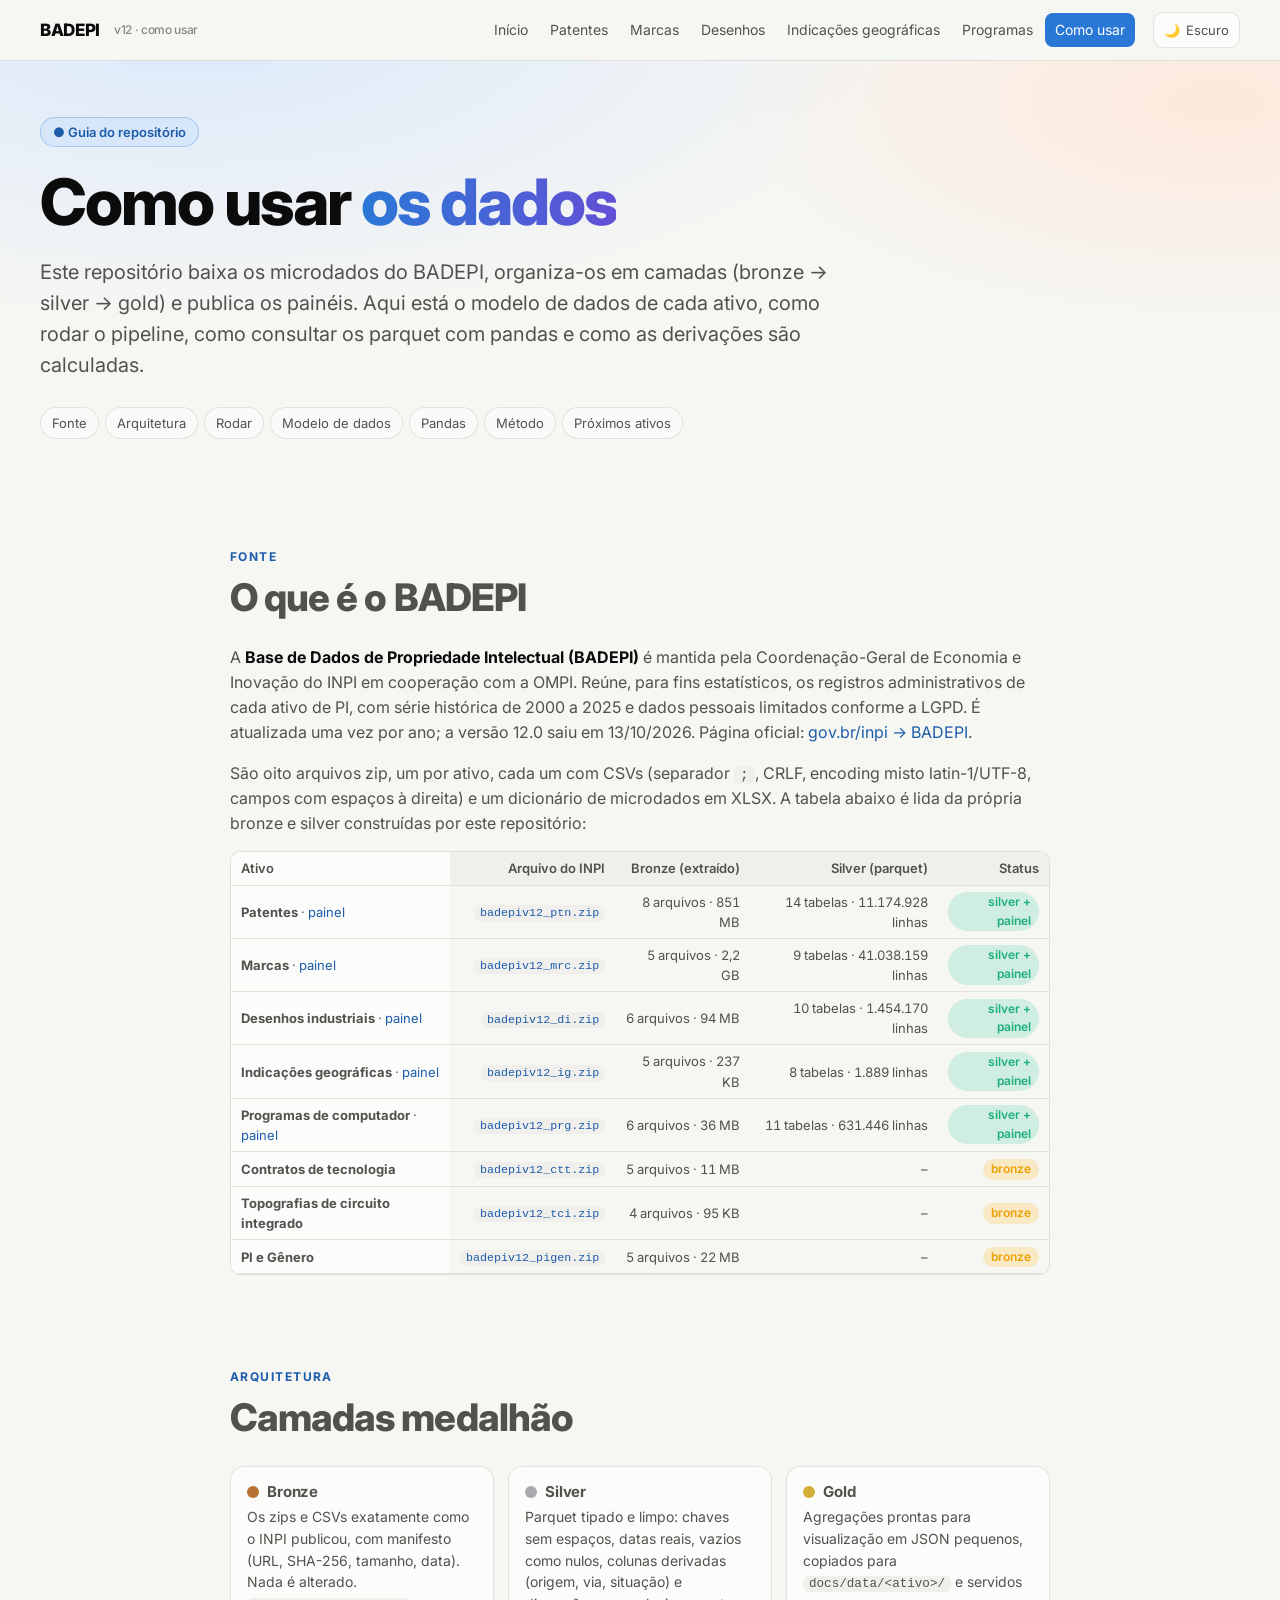
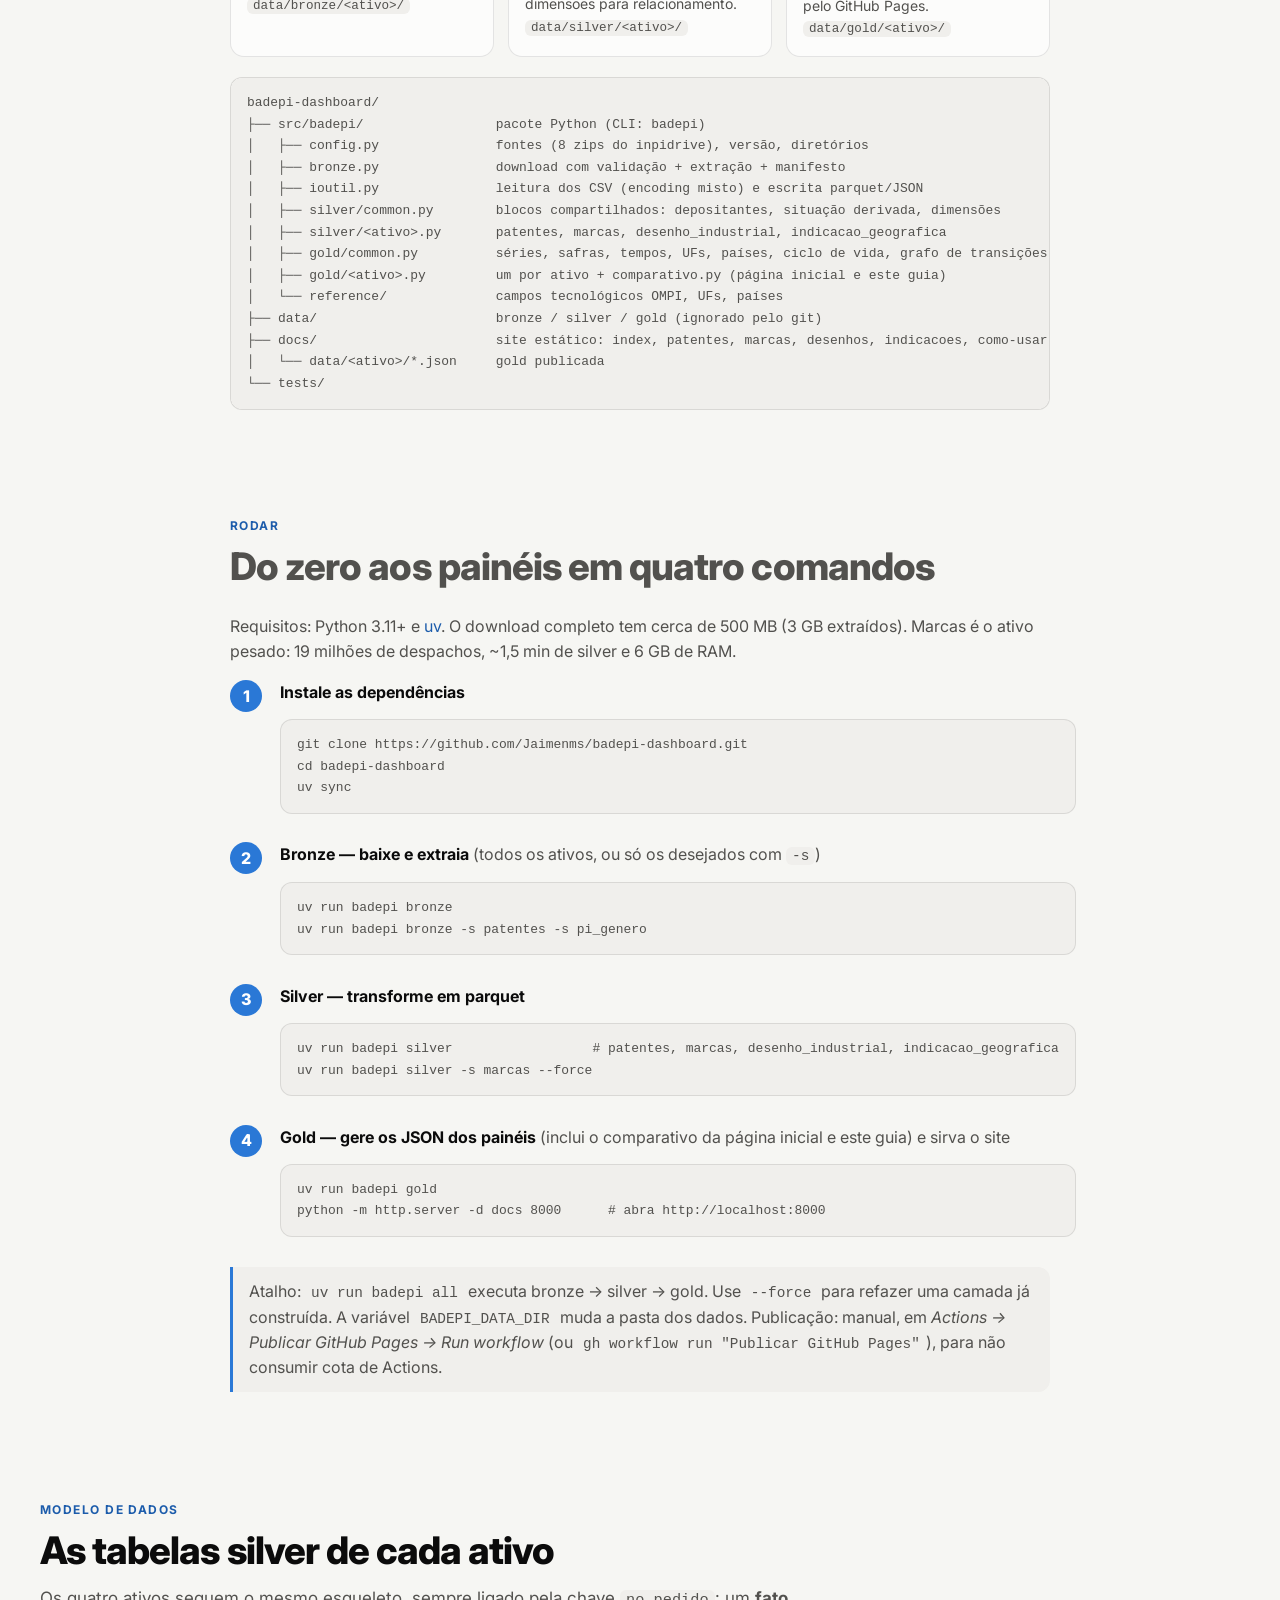
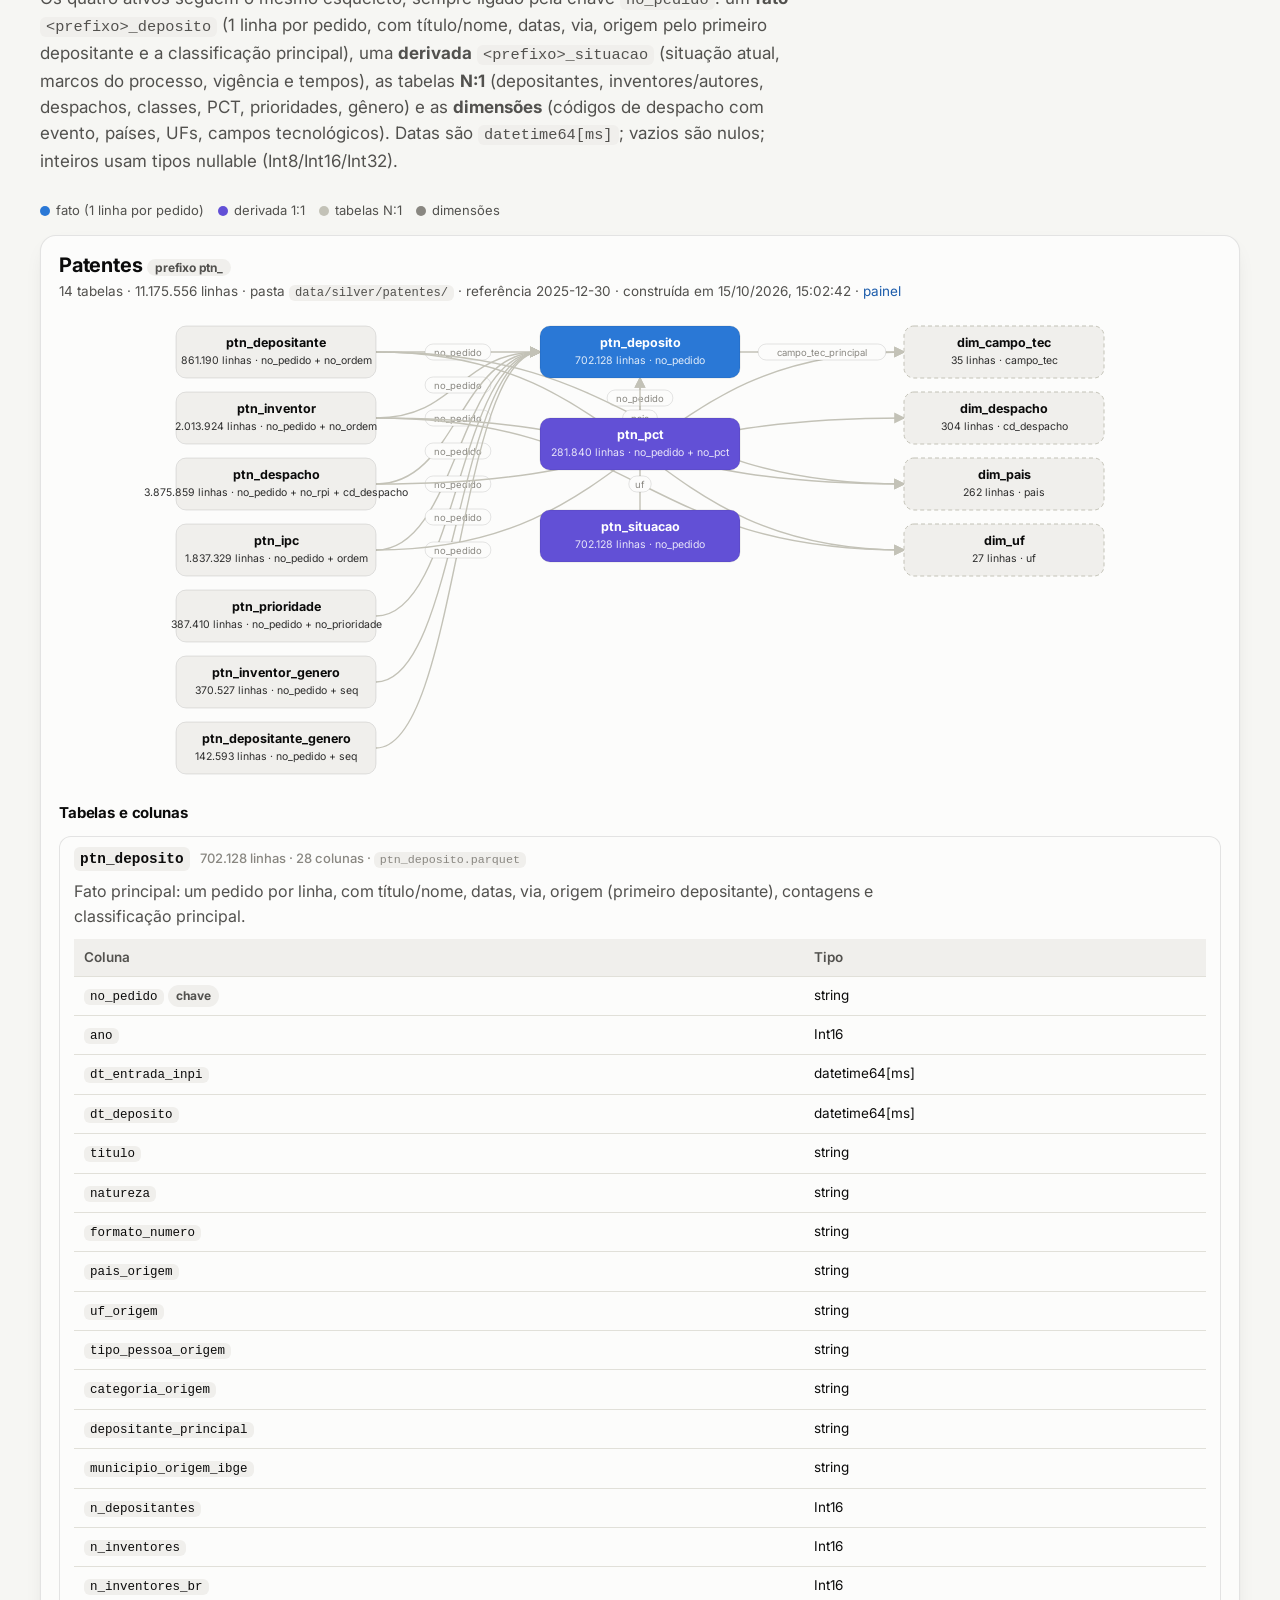
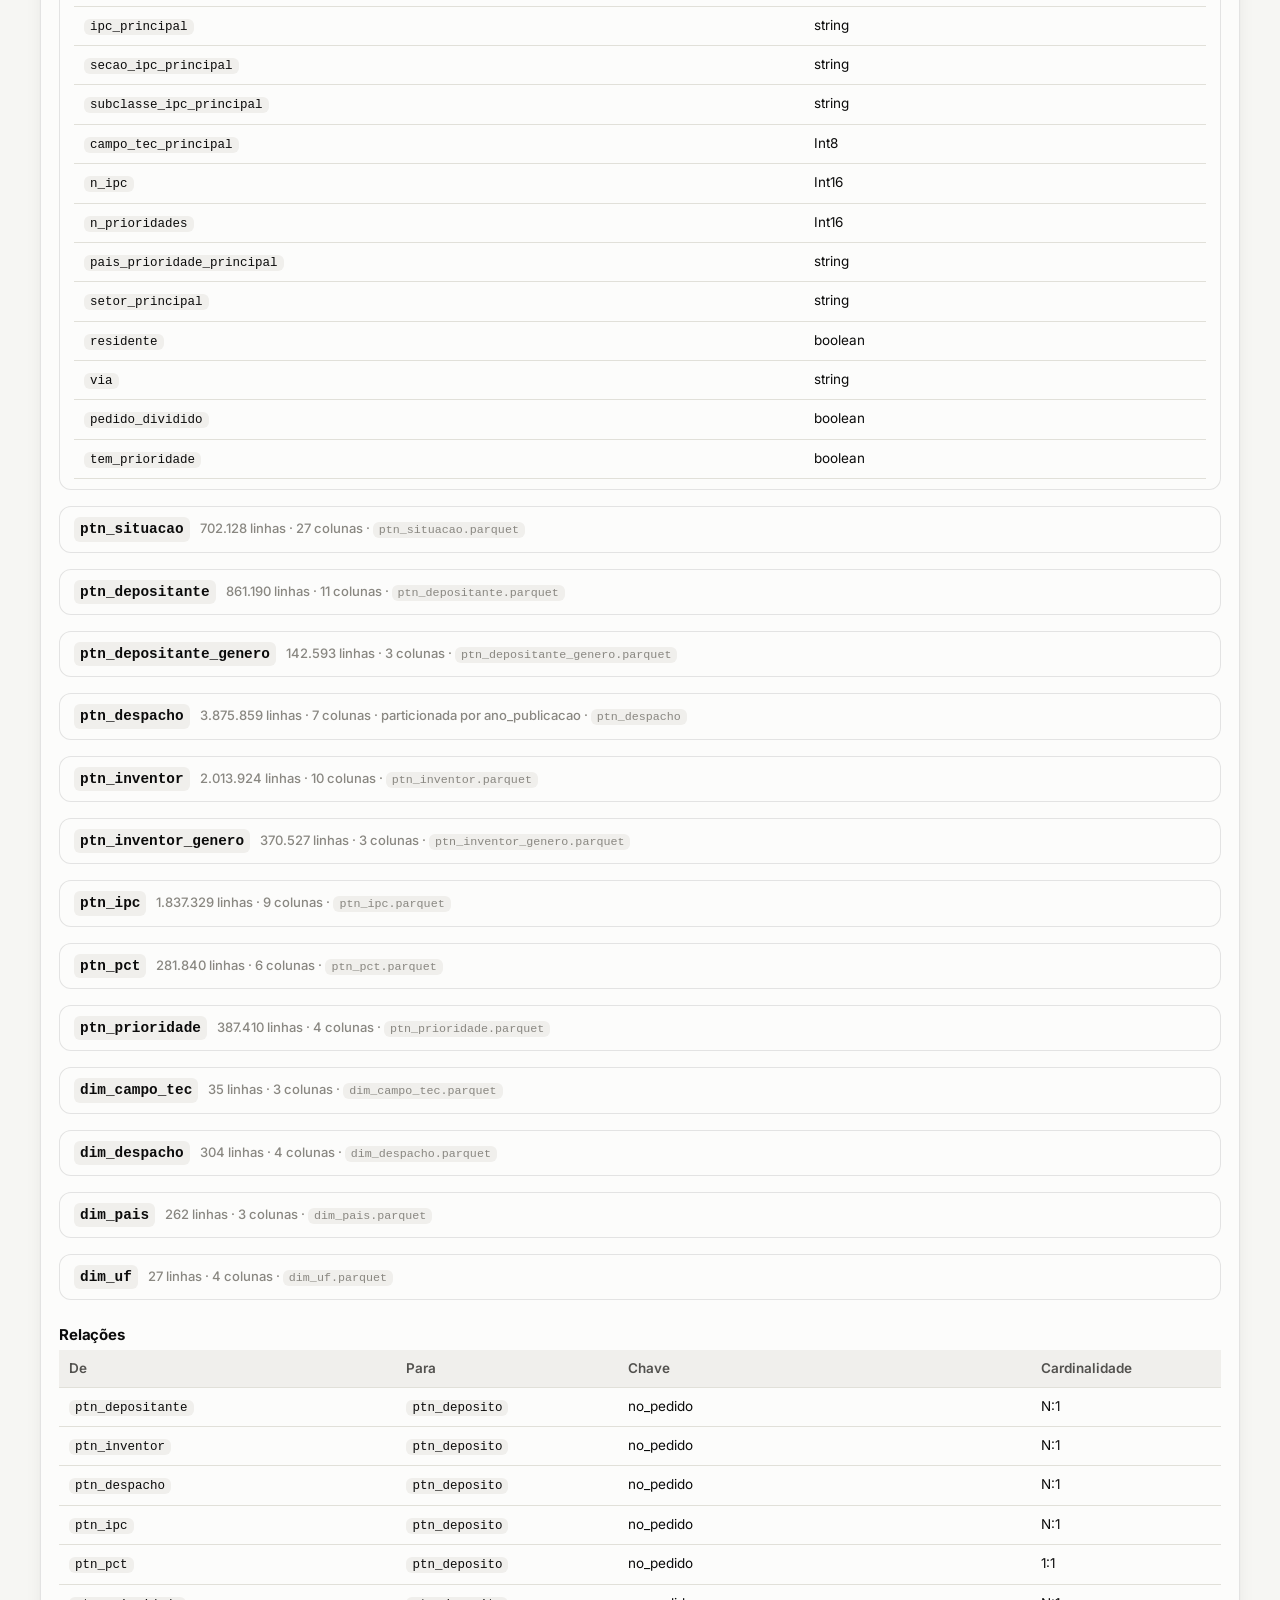
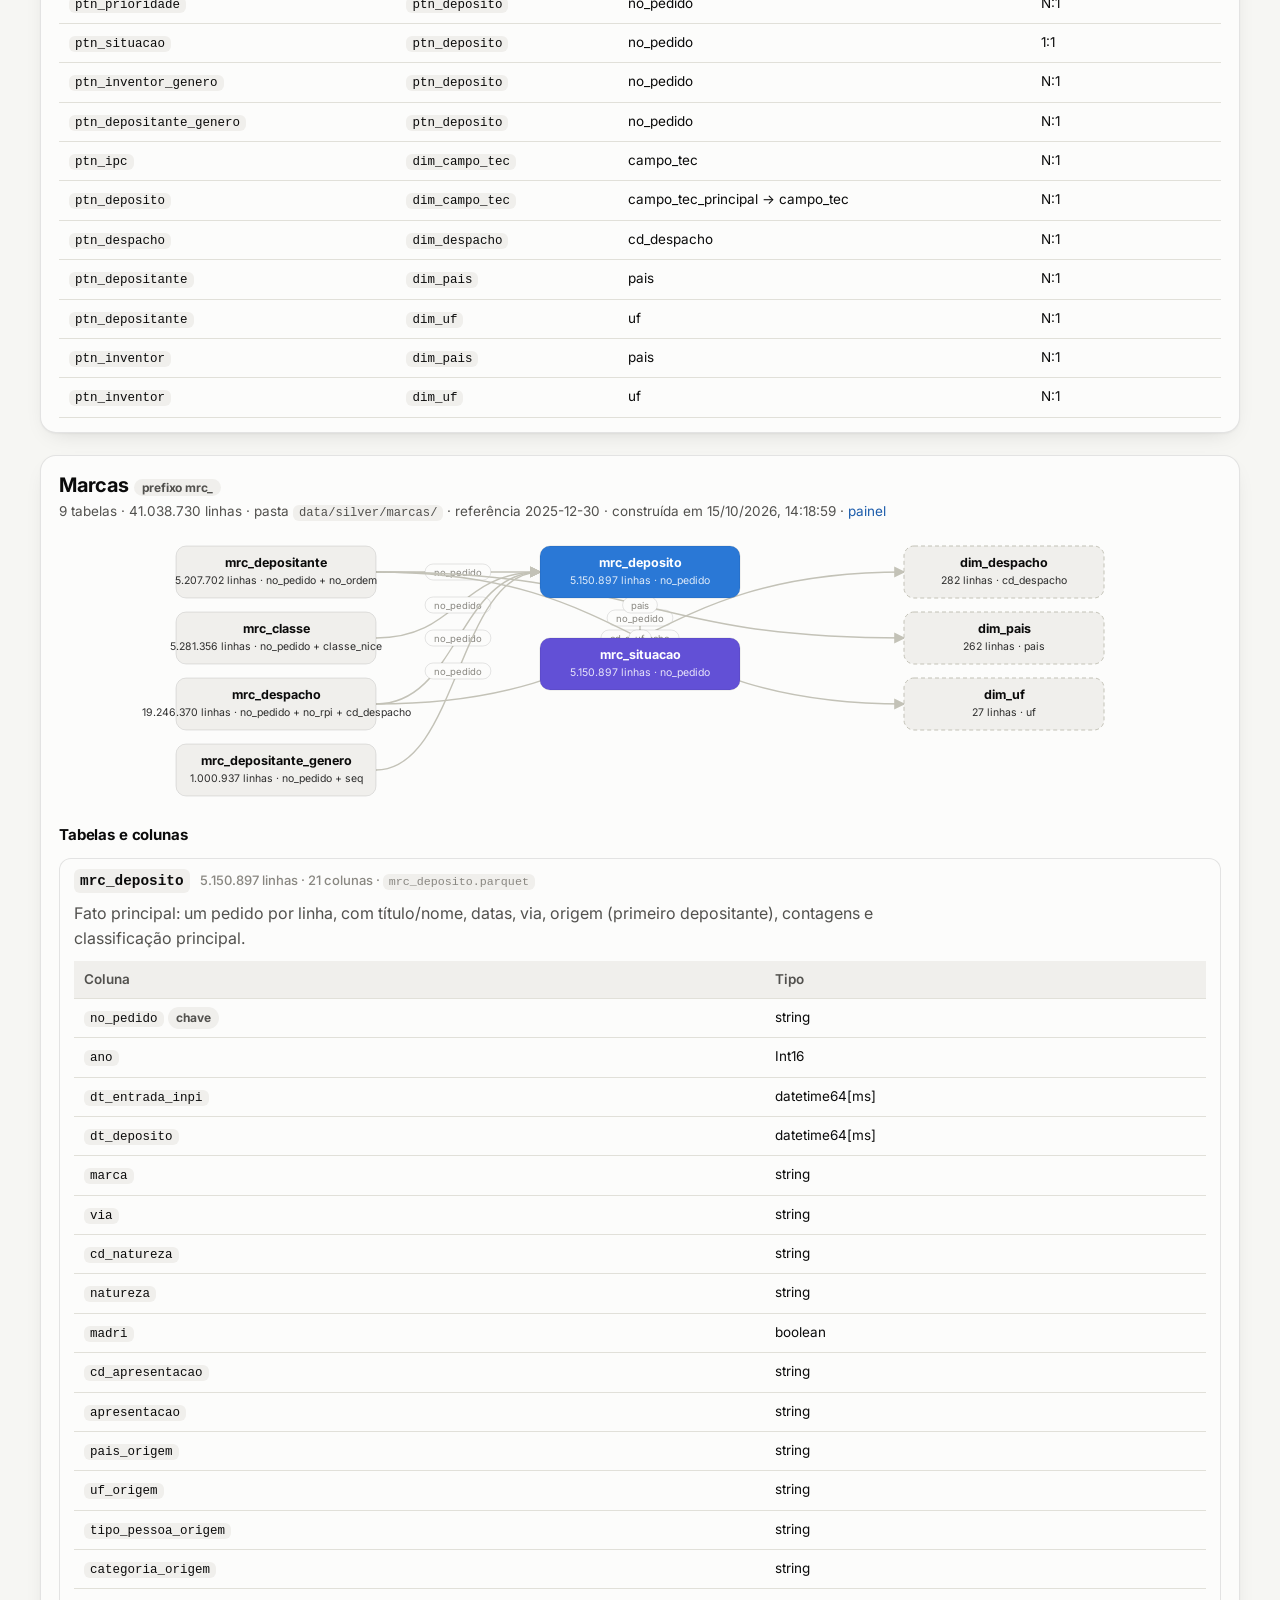
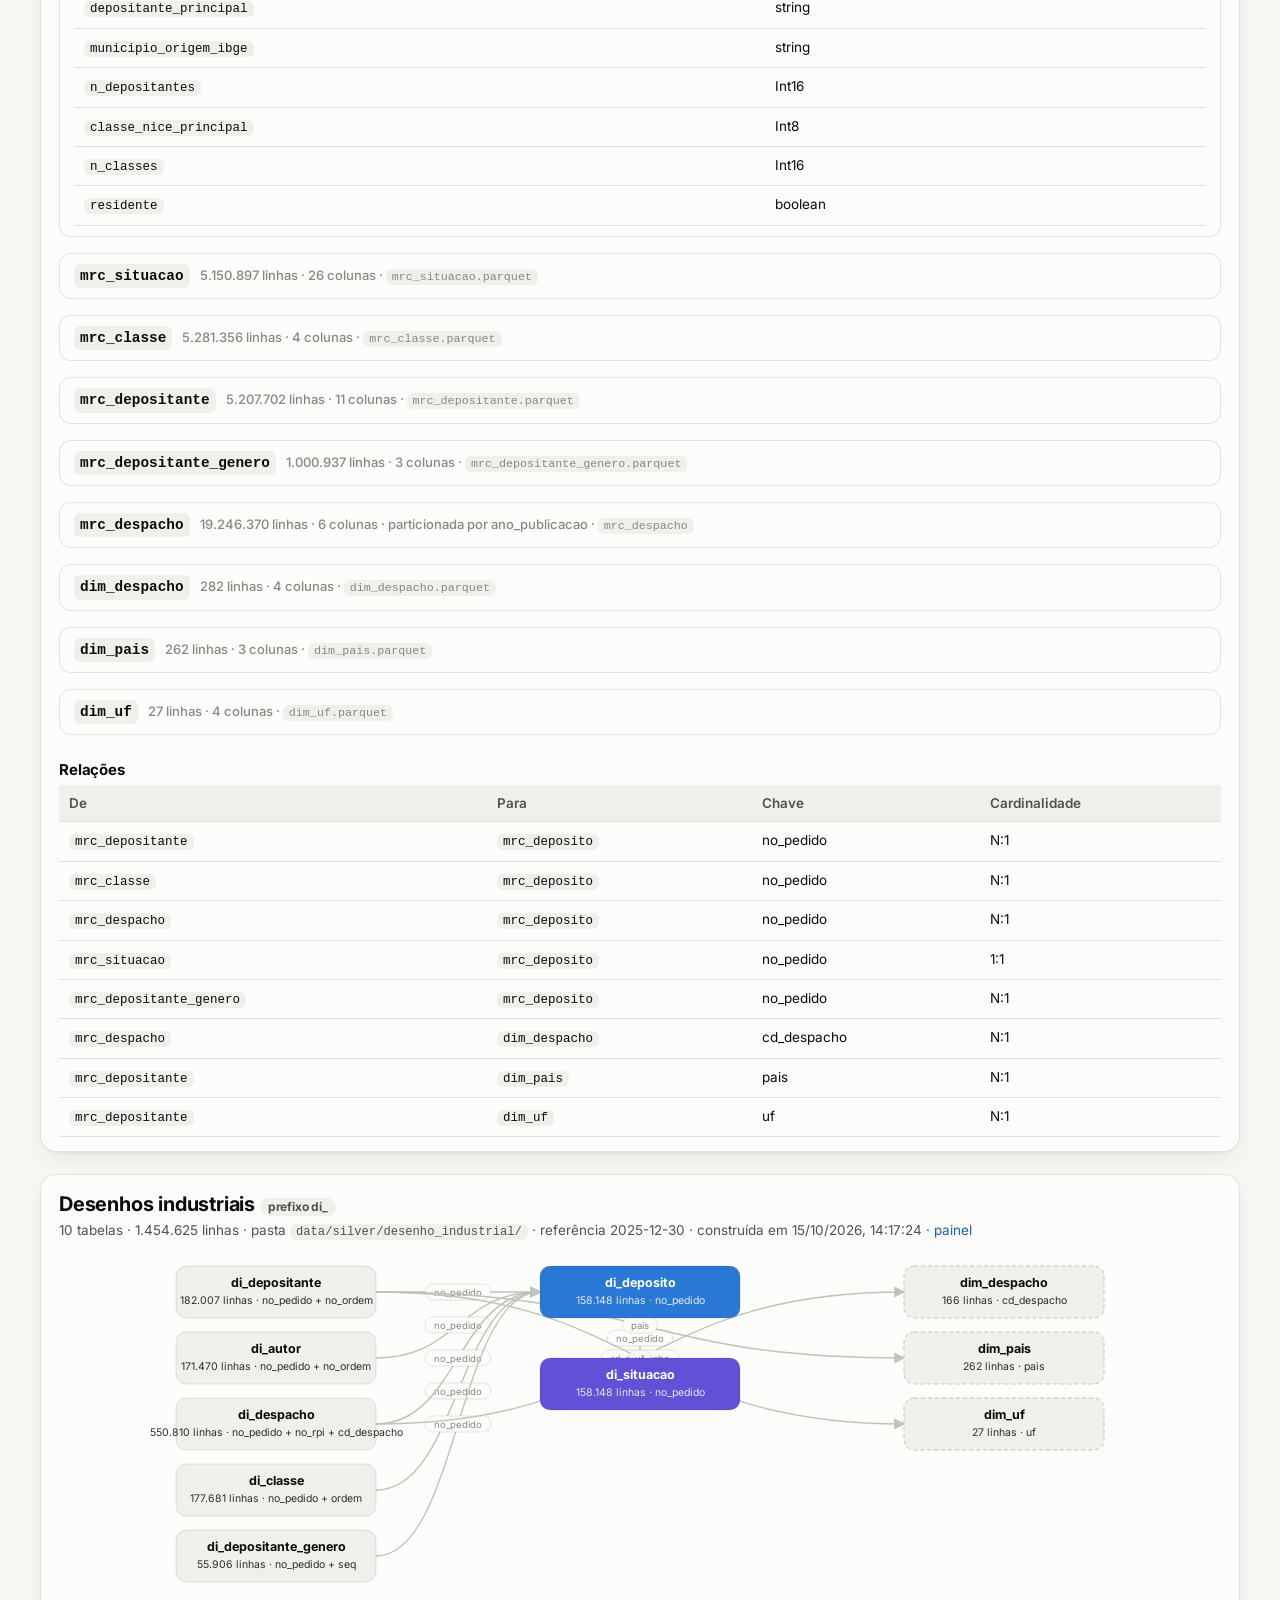
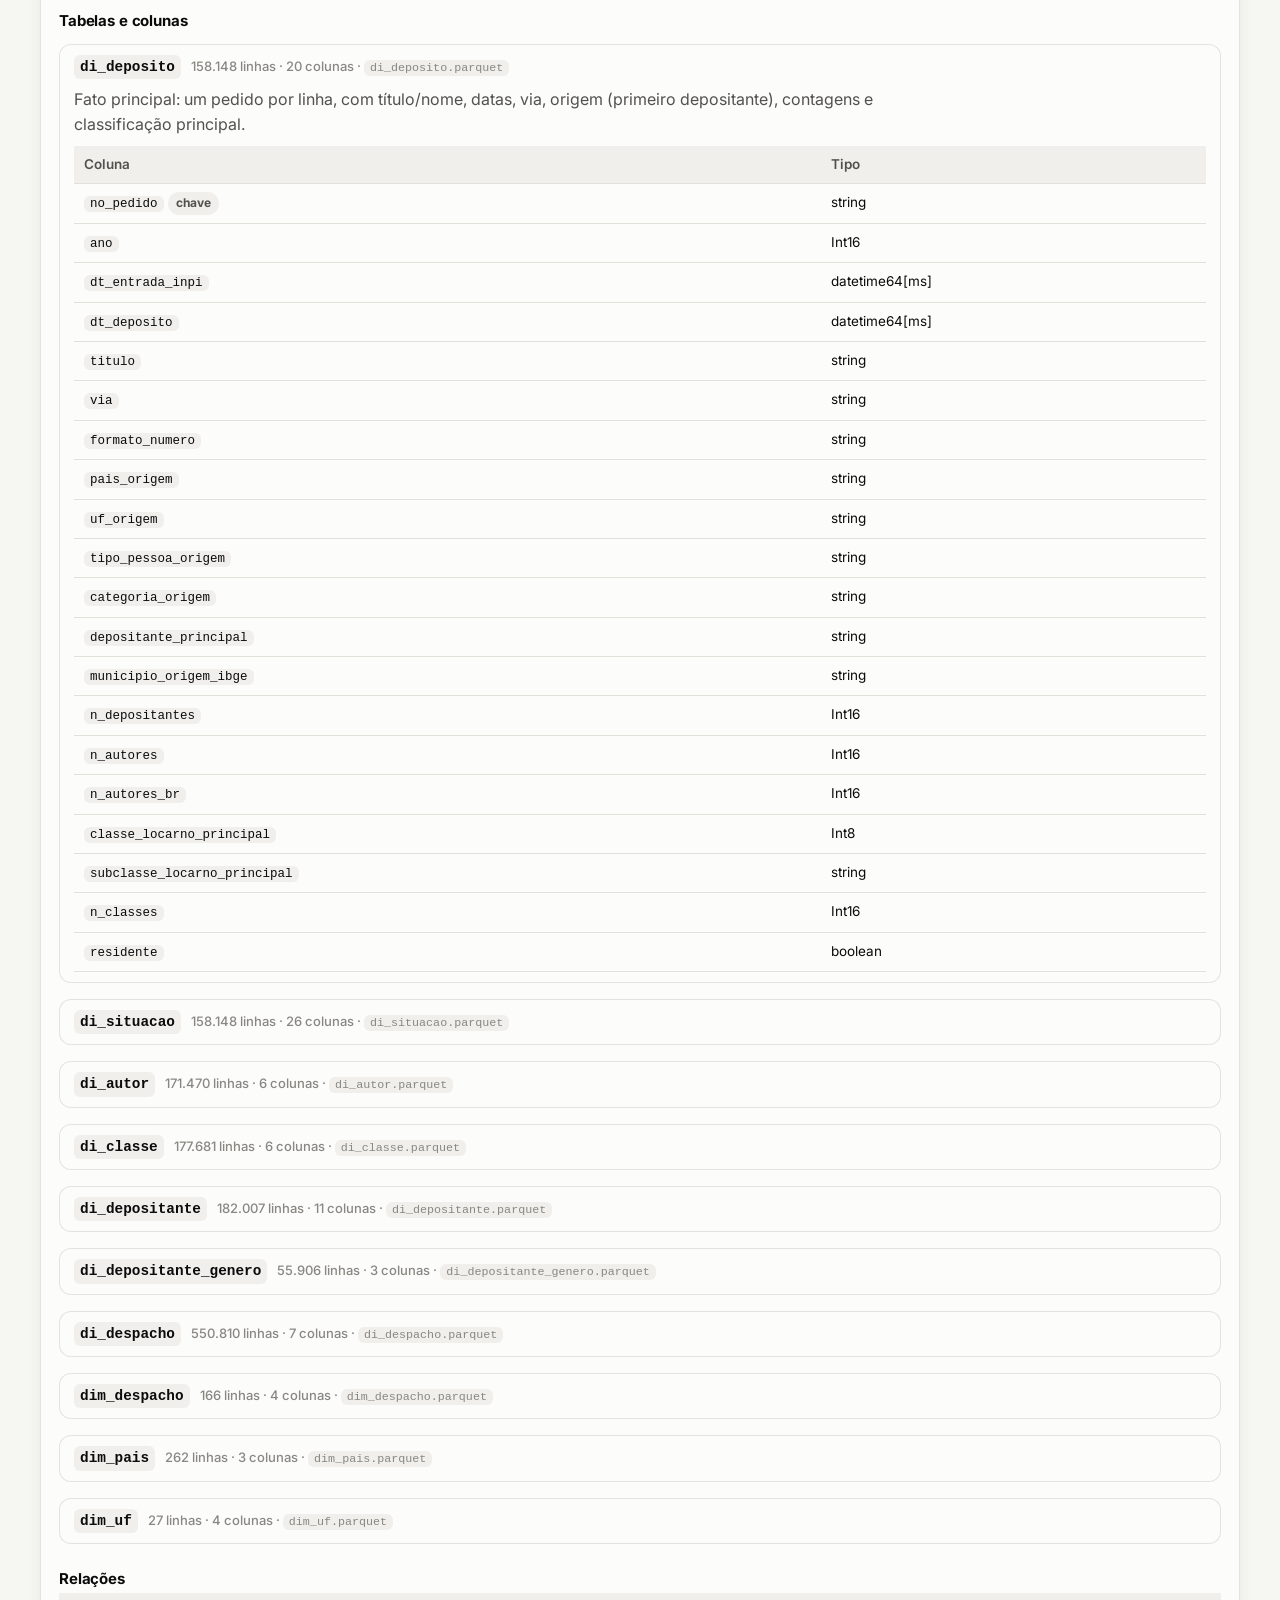
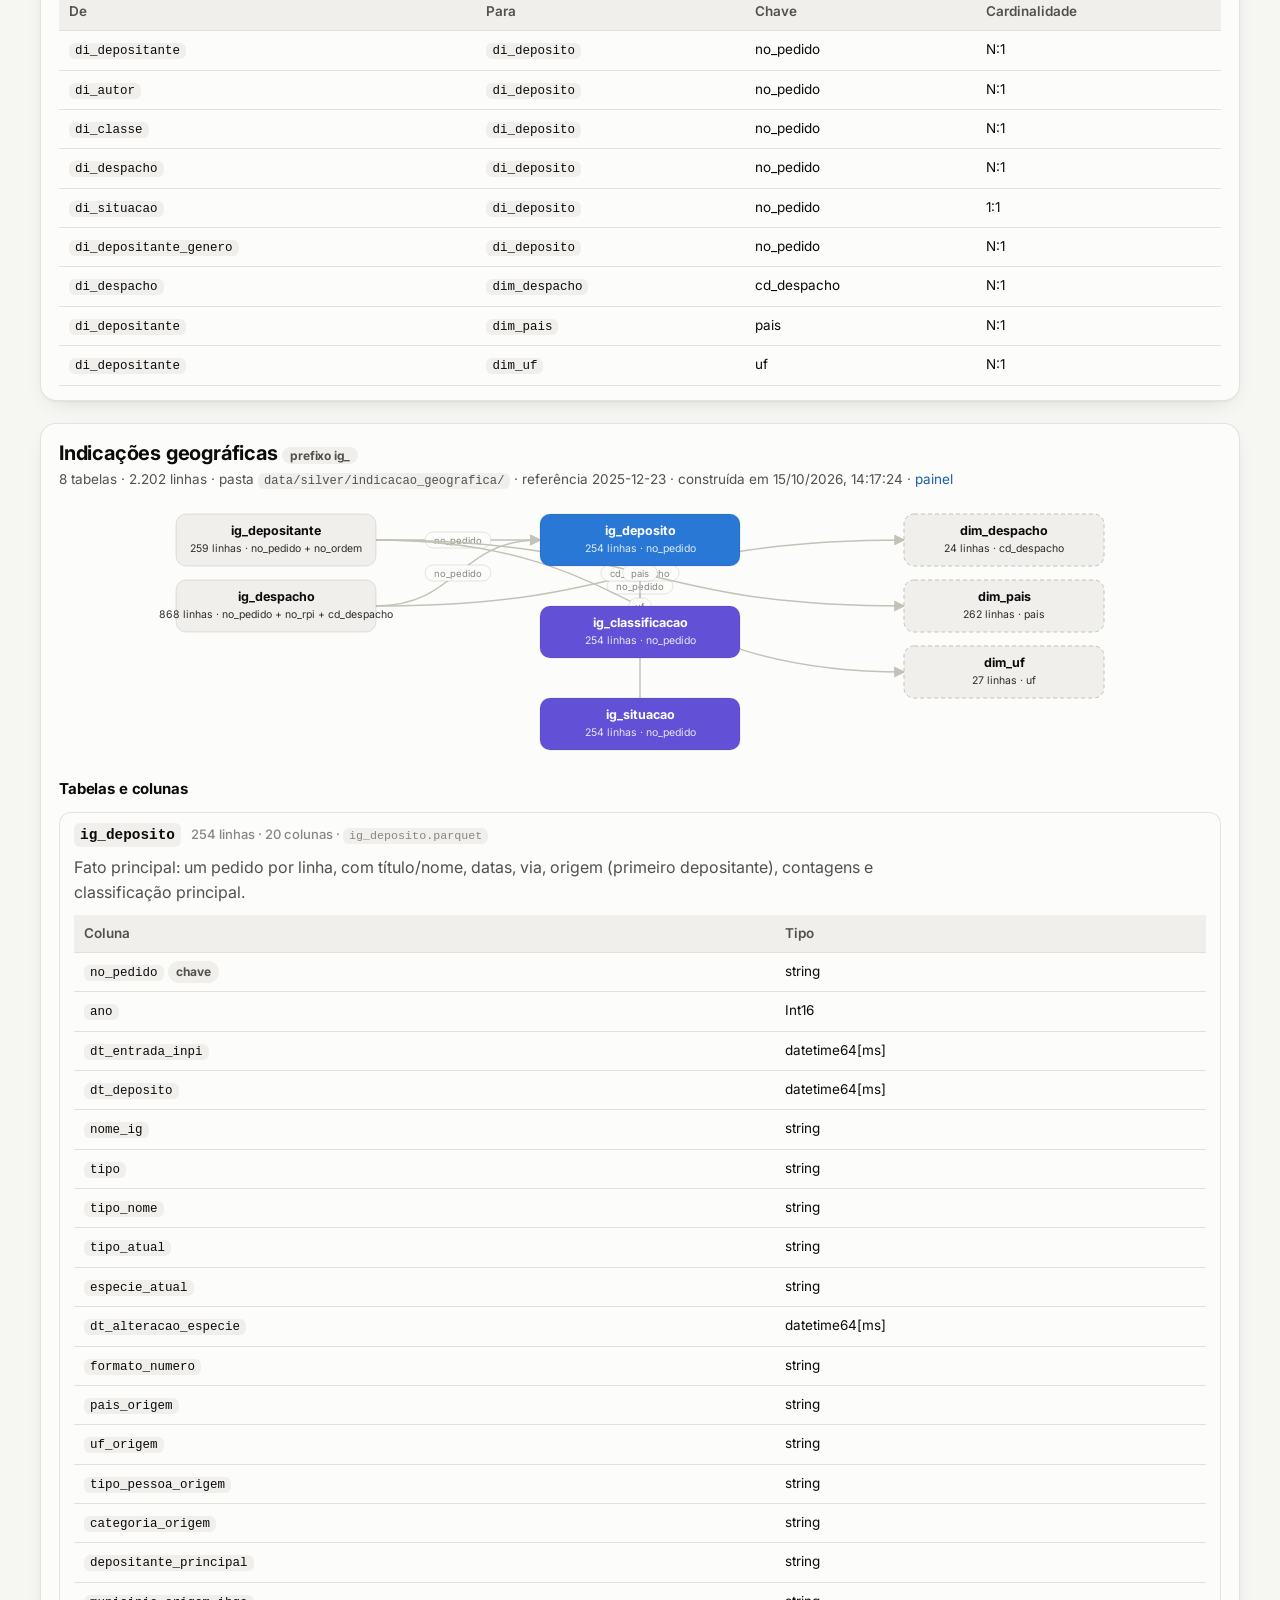
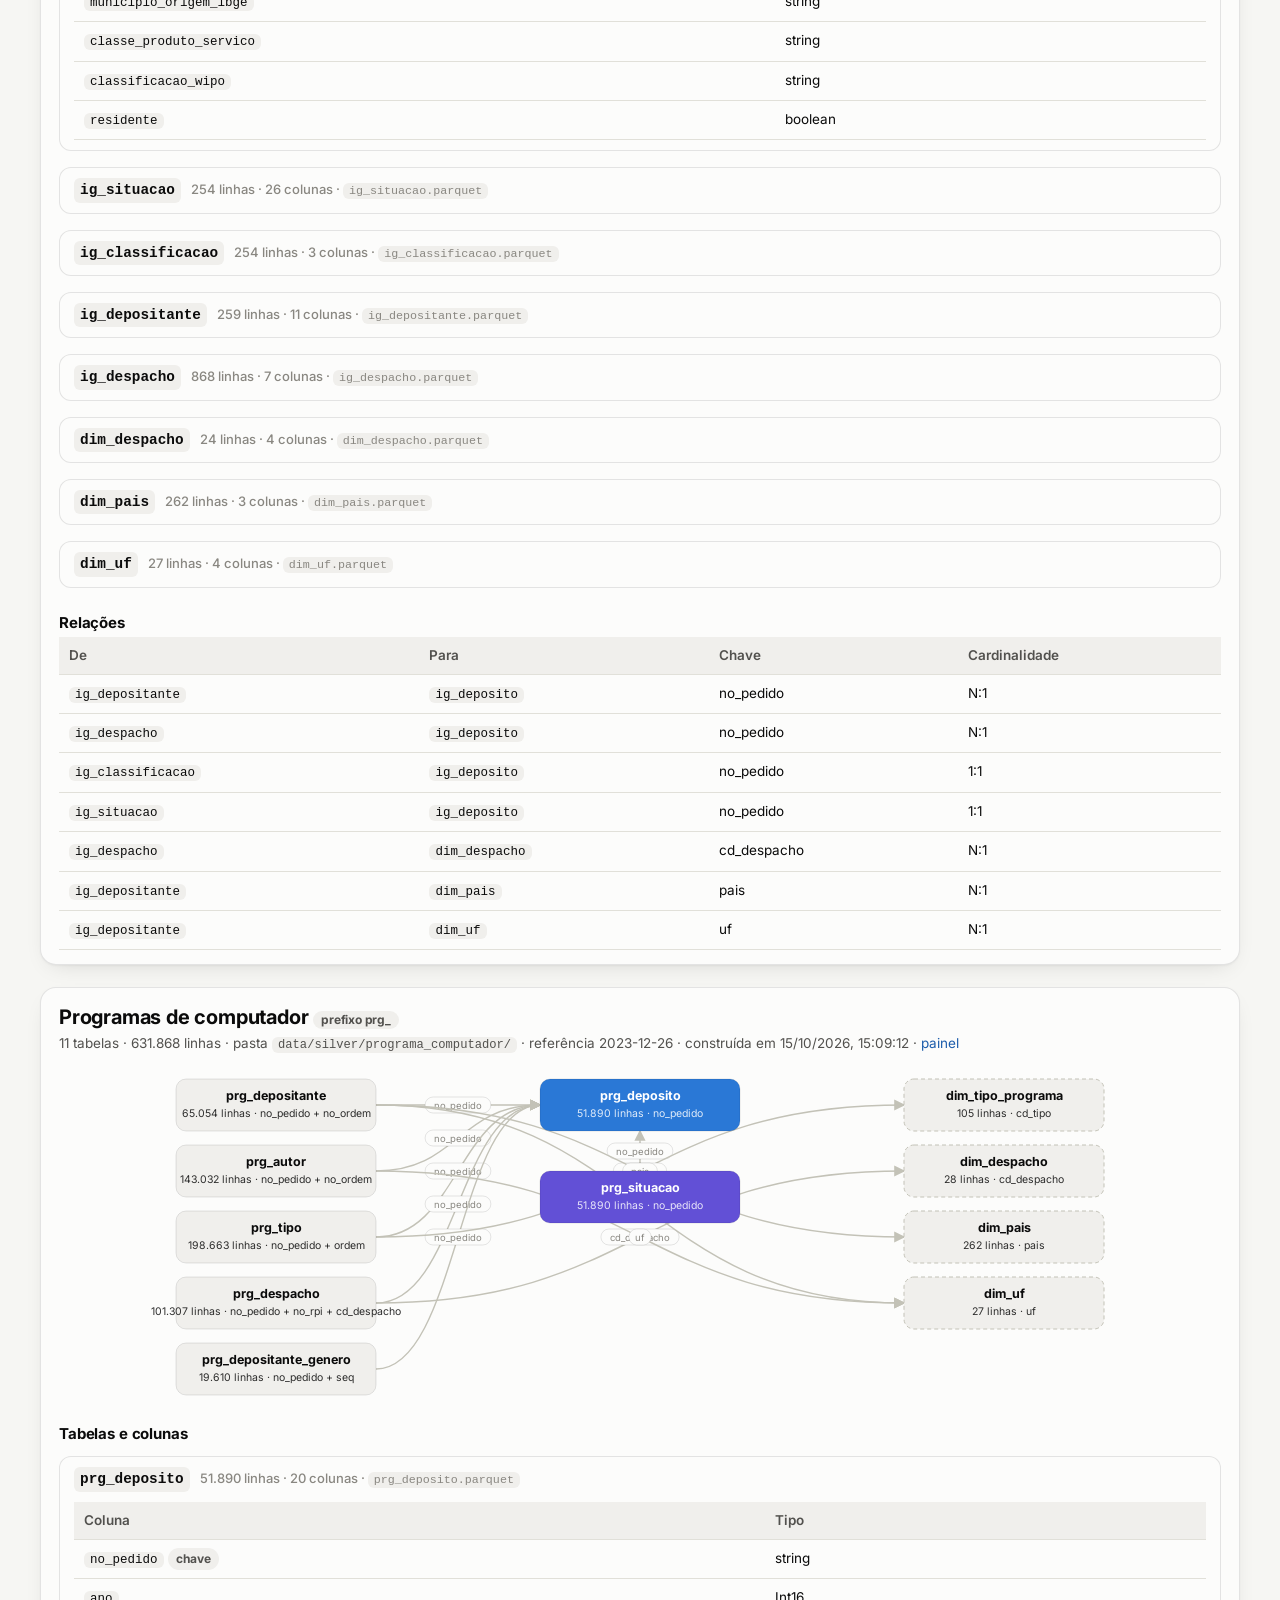
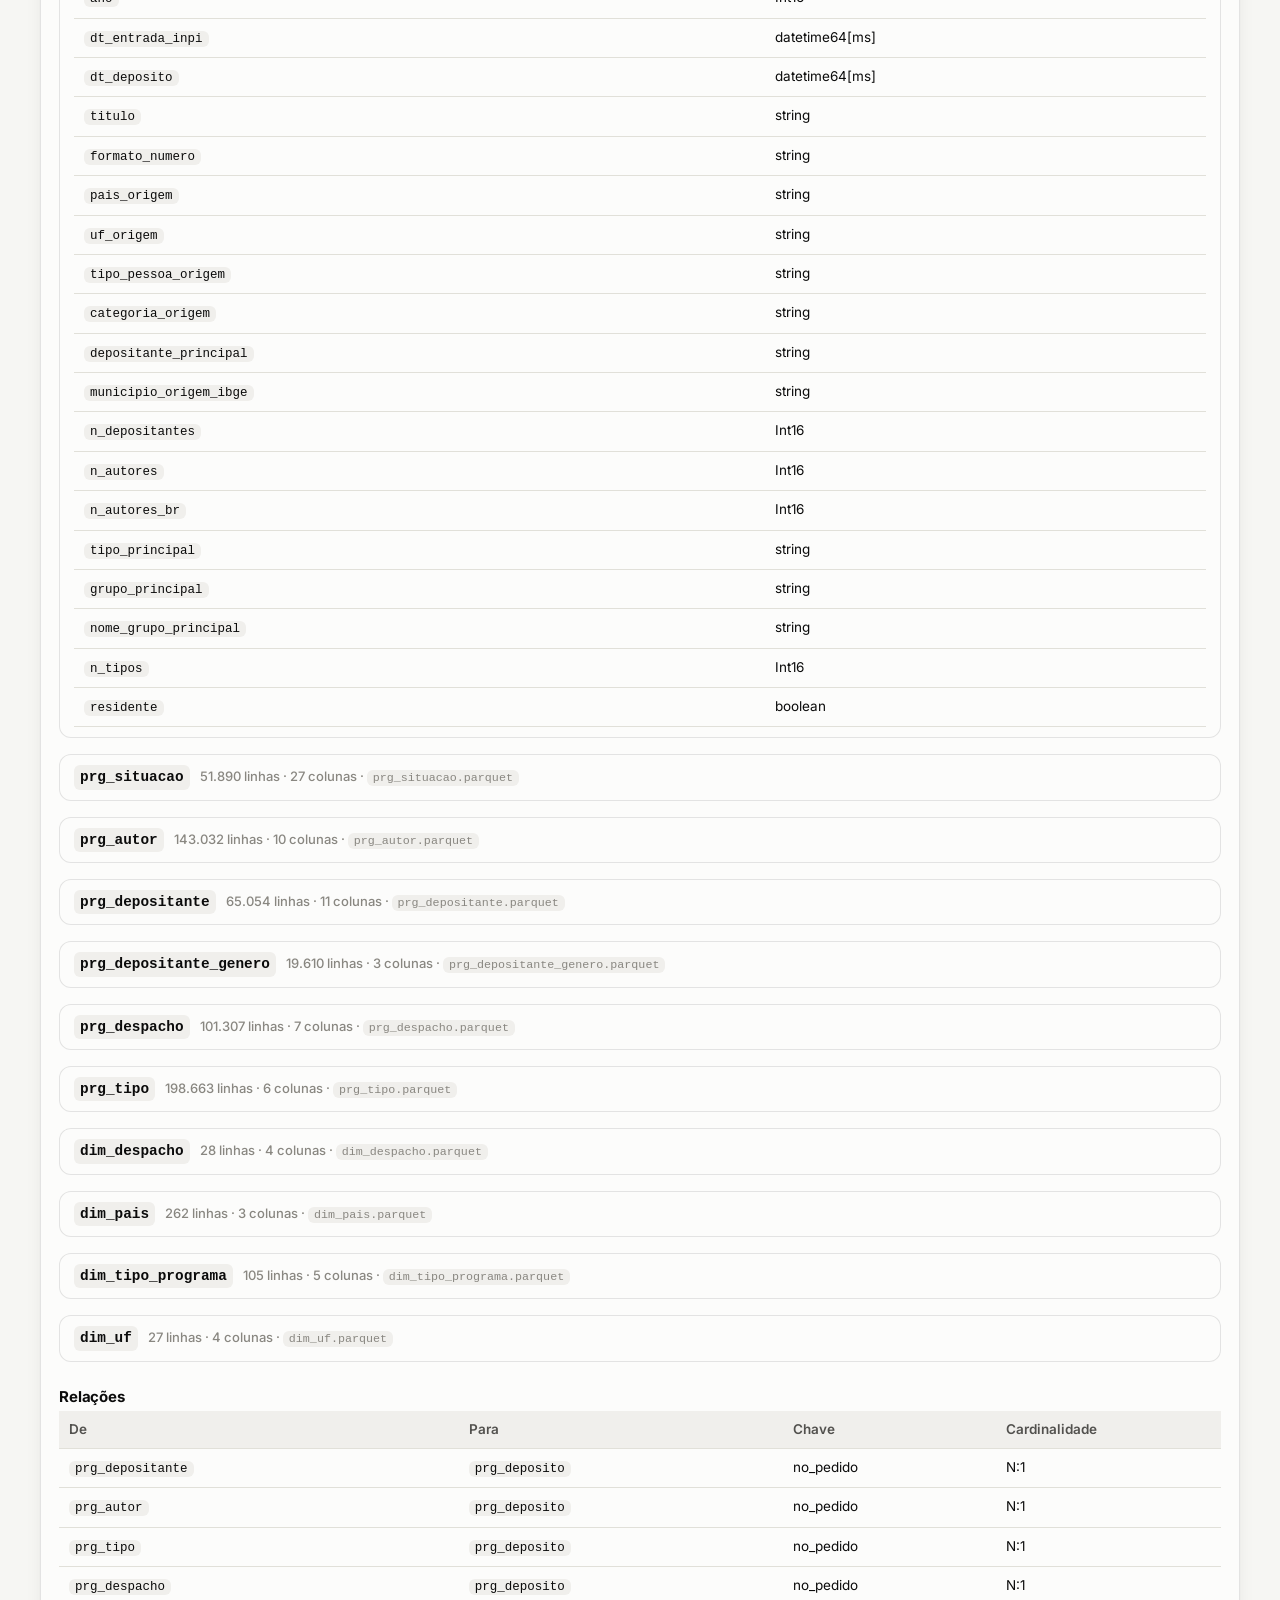
<file: docs/como-usar.html>
<!doctype html>
<html lang="pt-BR">
<head>
  <meta charset="utf-8">
  <meta name="viewport" content="width=device-width, initial-scale=1">
  <title>Como usar — BADEPI Dashboard</title>
  <meta name="description" content="Guia do repositório badepi-dashboard: os oito arquivos do BADEPI, as camadas bronze, silver e gold, o modelo de dados de patentes, marcas, desenhos industriais e indicações geográficas, exemplos em pandas e o método das derivações.">
  <link rel="preconnect" href="https://fonts.googleapis.com"><link rel="preconnect" href="https://fonts.gstatic.com" crossorigin>
  <link href="https://fonts.googleapis.com/css2?family=Inter:wght@400;500;600;700;800&display=swap" rel="stylesheet">
  <link rel="stylesheet" href="assets/css/style.css">
  <link rel="icon" href="data:image/svg+xml,%3Csvg xmlns='http://www.w3.org/2000/svg' viewBox='0 0 32 32'%3E%3Crect width='32' height='32' rx='8' fill='%232a78d6'/%3E%3Cpath d='M8 22V12m8 10V8m8 14v-6' stroke='white' stroke-width='3.5' stroke-linecap='round'/%3E%3C/svg%3E">
</head>
<body>
<header class="topbar" id="topbar"></header>
<section class="hero" style="padding:56px 0 40px">
  <div class="container">
    <span class="eyebrow">● Guia do repositório</span>
    <h1>Como usar <span class="grad">os dados</span></h1>
    <p class="lead">Este repositório baixa os microdados do BADEPI, organiza-os em camadas (bronze → silver → gold) e publica os painéis. Aqui está o modelo de dados de cada ativo, como rodar o pipeline, como consultar os parquet com pandas e como as derivações são calculadas.</p>
    <div class="subnav" id="subnav"></div>
  </div>
</section>

<section class="block" id="fonte">
  <div class="container prose">
    <div class="section-head"><span class="eyebrow">Fonte</span><h2>O que é o BADEPI</h2></div>
    <p>A <strong>Base de Dados de Propriedade Intelectual (BADEPI)</strong> é mantida pela Coordenação-Geral de Economia e Inovação do INPI em cooperação com a OMPI. Reúne, para fins estatísticos, os registros administrativos de cada ativo de PI, com série histórica de 2000 a 2025 e dados pessoais limitados conforme a LGPD. É atualizada uma vez por ano; a versão 12.0 saiu em 13/10/2026. Página oficial: <a href="https://www.gov.br/inpi/pt-br/inpi-data/dados-e-series-temporais/badepi" target="_blank" rel="noopener">gov.br/inpi → BADEPI</a>.</p>
    <p>São oito arquivos zip, um por ativo, cada um com CSVs (separador <code>;</code>, CRLF, encoding misto latin-1/UTF-8, campos com espaços à direita) e um dicionário de microdados em XLSX. A tabela abaixo é lida da própria bronze e silver construídas por este repositório:</p>
    <div class="table-view" style="max-height:none" id="fonte-tabela"><p>Carregando…</p></div>
  </div>
</section>

<section class="block" id="arquitetura">
  <div class="container prose">
    <div class="section-head"><span class="eyebrow">Arquitetura</span><h2>Camadas medalhão</h2></div>
    <div class="layers">
      <div class="layer"><h4><span class="dot" style="background:#b87333"></span>Bronze</h4><p>Os zips e CSVs exatamente como o INPI publicou, com manifesto (URL, SHA-256, tamanho, data). Nada é alterado. <code>data/bronze/&lt;ativo&gt;/</code></p></div>
      <div class="layer"><h4><span class="dot" style="background:#a8a9ad"></span>Silver</h4><p>Parquet tipado e limpo: chaves sem espaços, datas reais, vazios como nulos, colunas derivadas (origem, via, situação) e dimensões para relacionamento. <code>data/silver/&lt;ativo&gt;/</code></p></div>
      <div class="layer"><h4><span class="dot" style="background:#d4af37"></span>Gold</h4><p>Agregações prontas para visualização em JSON pequenos, copiados para <code>docs/data/&lt;ativo&gt;/</code> e servidos pelo GitHub Pages. <code>data/gold/&lt;ativo&gt;/</code></p></div>
    </div>
    <pre><code>badepi-dashboard/
├── src/badepi/                 pacote Python (CLI: badepi)
│   ├── config.py               fontes (8 zips do inpidrive), versão, diretórios
│   ├── bronze.py               download com validação + extração + manifesto
│   ├── ioutil.py               leitura dos CSV (encoding misto) e escrita parquet/JSON
│   ├── silver/common.py        blocos compartilhados: depositantes, situação derivada, dimensões
│   ├── silver/&lt;ativo&gt;.py       patentes, marcas, desenho_industrial, indicacao_geografica
│   ├── gold/common.py          séries, safras, tempos, UFs, países, ciclo de vida, grafo de transições
│   ├── gold/&lt;ativo&gt;.py         um por ativo + comparativo.py (página inicial e este guia)
│   └── reference/              campos tecnológicos OMPI, UFs, países
├── data/                       bronze / silver / gold (ignorado pelo git)
├── docs/                       site estático: index, patentes, marcas, desenhos, indicacoes, como-usar
│   └── data/&lt;ativo&gt;/*.json     gold publicada
└── tests/</code></pre>
  </div>
</section>

<section class="block" id="rodar">
  <div class="container prose">
    <div class="section-head"><span class="eyebrow">Rodar</span><h2>Do zero aos painéis em quatro comandos</h2></div>
    <p>Requisitos: Python 3.11+ e <a href="https://docs.astral.sh/uv/" target="_blank" rel="noopener">uv</a>. O download completo tem cerca de 500 MB (3 GB extraídos). Marcas é o ativo pesado: 19 milhões de despachos, ~1,5 min de silver e 6 GB de RAM.</p>
    <div class="steps">
      <div class="step"><div><strong>Instale as dependências</strong><pre><code>git clone https://github.com/Jaimenms/badepi-dashboard.git
cd badepi-dashboard
uv sync</code></pre></div></div>
      <div class="step"><div><strong>Bronze — baixe e extraia</strong> (todos os ativos, ou só os desejados com <code>-s</code>)<pre><code>uv run badepi bronze
uv run badepi bronze -s patentes -s pi_genero</code></pre></div></div>
      <div class="step"><div><strong>Silver — transforme em parquet</strong><pre><code>uv run badepi silver                  # patentes, marcas, desenho_industrial, indicacao_geografica
uv run badepi silver -s marcas --force</code></pre></div></div>
      <div class="step"><div><strong>Gold — gere os JSON dos painéis</strong> (inclui o comparativo da página inicial e este guia) e sirva o site<pre><code>uv run badepi gold
python -m http.server -d docs 8000      # abra http://localhost:8000</code></pre></div></div>
    </div>
    <div class="callout">Atalho: <code>uv run badepi all</code> executa bronze → silver → gold. Use <code>--force</code> para refazer uma camada já construída. A variável <code>BADEPI_DATA_DIR</code> muda a pasta dos dados. Publicação: manual, em <em>Actions → Publicar GitHub Pages → Run workflow</em> (ou <code>gh workflow run "Publicar GitHub Pages"</code>), para não consumir cota de Actions.</div>
  </div>
</section>

<section class="block" id="modelo">
  <div class="container">
    <div class="section-head"><span class="eyebrow">Modelo de dados</span><h2>As tabelas silver de cada ativo</h2>
      <p>Os quatro ativos seguem o mesmo esqueleto, sempre ligado pela chave <code>no_pedido</code>: um <strong>fato</strong> <code>&lt;prefixo&gt;_deposito</code> (1 linha por pedido, com título/nome, datas, via, origem pelo primeiro depositante e a classificação principal), uma <strong>derivada</strong> <code>&lt;prefixo&gt;_situacao</code> (situação atual, marcos do processo, vigência e tempos), as tabelas <strong>N:1</strong> (depositantes, inventores/autores, despachos, classes, PCT, prioridades, gênero) e as <strong>dimensões</strong> (códigos de despacho com evento, países, UFs, campos tecnológicos). Datas são <code>datetime64[ms]</code>; vazios são nulos; inteiros usam tipos nullable (Int8/Int16/Int32).</p></div>
    <div class="chips" style="margin-bottom:14px"><span style="--c:var(--s1)">fato (1 linha por pedido)</span><span style="--c:var(--s7)">derivada 1:1</span><span style="--c:var(--axis)">tabelas N:1</span><span style="--c:var(--muted)">dimensões</span></div>
    <div id="modelo-ativos"><p class="prose">Carregando o modelo a partir de <code>data/modelo_geral.json</code>…</p></div>
  </div>
</section>

<section class="block" id="pandas">
  <div class="container prose">
    <div class="section-head"><span class="eyebrow">Pandas</span><h2>Consultando a silver</h2></div>
    <p>Os arquivos são parquet comuns: qualquer ferramenta lê. Com pandas, o helper <code>read_parquet</code> do pacote cuida dos datasets particionados (<code>ptn_despacho</code> e <code>mrc_despacho</code>, por ano de publicação) e preserva os tipos nullable. O padrão é sempre o mesmo: fato ⨝ situação pela chave, depois os joins N:1 que a análise pedir.</p>
    <pre><code>from badepi.ioutil import read_parquet

def fato(ativo, prefixo):
    S = f"data/silver/{ativo}"
    dep = read_parquet(f"{S}/{prefixo}_deposito.parquet")
    sit = read_parquet(f"{S}/{prefixo}_situacao.parquet")
    return dep.merge(sit, on="no_pedido")

ptn = fato("patentes", "ptn")            # 702 mil linhas
mrc = fato("marcas", "mrc")              # 5,15 milhões
di  = fato("desenho_industrial", "di")   # 158 mil
ig  = fato("indicacao_geografica", "ig") # 254</code></pre>
    <h3>Patentes</h3>
    <pre><code># tempo mediano até a concessão por campo tecnológico (concessões desde 2020)
dim = read_parquet("data/silver/patentes/dim_campo_tec.parquet")
rec = ptn[ptn.dt_concessao &gt;= "2020-01-01"]
(rec.groupby("campo_tec_principal").anos_ate_concessao.median().rename("mediana_anos")
    .to_frame().join(dim.set_index("campo_tec")).sort_values("mediana_anos"))

# despachos de 2024 em diante (lê só as partições necessárias) e inventores de um pedido
desp = read_parquet("data/silver/patentes/ptn_despacho", filters=[("ano_publicacao", "&gt;=", 2024)])
inv  = read_parquet("data/silver/patentes/ptn_inventor.parquet")
inv[inv.no_pedido == "102012000050"][["no_ordem", "nome", "uf", "cidade"]]</code></pre>
    <h3>Marcas</h3>
    <pre><code># taxa de registro por classe de Nice, pedidos de 2015 a 2019
m = mrc[mrc.ano.between(2015, 2019)]
(m.groupby("classe_nice_principal").agg(pedidos=("no_pedido", "size"), registrados=("dt_concessao", lambda s: s.notna().sum()))
  .assign(taxa=lambda t: t.registrados / t.pedidos).sort_values("taxa", ascending=False))

# oposições: pedidos com notificação de oposição (evento 'oposicao') por UF do depositante
mrc[mrc.dt_oposicao.notna() &amp; mrc.residente].uf_origem.value_counts().head(10)</code></pre>
    <h3>Desenhos industriais</h3>
    <pre><code># registros prorrogados ao menos uma vez, por classe de Locarno
di[di.dt_ultima_prorrogacao.notna()].classe_locarno_principal.value_counts().head(10)

# autores (sem nome na fonte): quantos pedidos têm autor domiciliado fora do Brasil
aut = read_parquet("data/silver/desenho_industrial/di_autor.parquet")
aut[aut.pais != "BR"].no_pedido.nunique()</code></pre>
    <h3>Programas de computador</h3>
    <pre><code># grupos de tipo de programa mais declarados por universidades
prg = fato("programa_computador", "prg")
tp = read_parquet("data/silver/programa_computador/prg_tipo.parquet")
tp.merge(prg[prg.categoria_origem == "universidade"][["no_pedido"]], on="no_pedido").nome_grupo.value_counts().head(8)</code></pre>
    <h3>Indicações geográficas</h3>
    <pre><code># IGs registradas por UF e espécie atual
ig[ig.situacao == "Concedida"].pivot_table(index="uf_origem", columns="tipo_atual", values="no_pedido", aggfunc="size", fill_value=0)</code></pre>
    <div class="callout">Volumes: <code>mrc_despacho</code> tem 19 milhões de linhas e <code>ptn_despacho</code> 3,9 milhões; ambas são particionadas por <code>ano_publicacao</code> (formato hive). Use <code>filters=[...]</code> ou leia só as colunas necessárias com <code>columns=[...]</code>.</div>
  </div>
</section>

<section class="block" id="situacao">
  <div class="container prose">
    <div class="section-head"><span class="eyebrow">Método</span><h2>Como as derivações são calculadas</h2></div>
    <h3>Eventos e situação (todos os ativos)</h3>
    <p>Cada código de despacho da RPI é mapeado para um <strong>evento</strong> (depósito, publicação, oposição, exigência, parecer, deferimento, indeferimento, concessão/registro, arquivamento, desarquivamento, restauração, extinção, prorrogação, desistência, recurso, recurso provido/negado, nulidade, anulação, transferência/alteração, petição, administrativo…). O mapeamento de cada ativo está em <code>silver/&lt;ativo&gt;.py</code> e o resultado por código na tabela <code>dim_despacho</code>.</p>
    <p>A <strong>situação</strong> de um pedido usa a <em>última</em> data de cada tipo de evento, nesta ordem (<code>silver/common.py</code>, função <code>derive_situacao</code>):</p>
    <ol>
      <li>Houve <strong>concessão/registro</strong>? Então é <em>Anulada</em> se houve anulação posterior; <em>Extinta</em> se a última extinção é posterior à última restauração; senão <em>Concedida</em>.</li>
      <li><strong>Numeração anulada</strong> (patentes, código 15.21) sem publicação, deferimento nem concessão → <em>Numeração anulada</em>: o depósito nunca se efetivou. Esses pedidos ficam fora do ciclo de vida, do funil e do estoque sem decisão, e os KPIs trazem o total de pedidos efetivos ao lado do bruto.</li>
      <li>Desistência ou retirada posterior a qualquer decisão → <em>Retirada</em>.</li>
      <li><strong>Indeferimento</strong> não revertido por recurso provido nem seguido de deferimento → <em>Indeferida</em>.</li>
      <li><strong>Arquivamento</strong> não revertido por desarquivamento/restauração nem seguido de deferimento → <em>Arquivada</em>.</li>
      <li><strong>Deferimento</strong> sem concessão → <em>Deferida</em>.</li>
      <li>Caso contrário → <em>Em andamento</em>.</li>
    </ol>
    <p>A tabela de situação guarda também os marcos (primeira publicação, oposição, exigência, parecer, deferimento, indeferimento, concessão, último arquivamento, extinção, desistência, última prorrogação), a primeira decisão de encerramento, o fim da vigência legal, a flag <code>prazo_expirado</code> e os tempos <code>anos_ate_concessao</code> e <code>anos_ate_decisao</code>. "Vigente" = concedida/registrada, não extinta e dentro do prazo legal.</p>
    <h3>Particularidades por ativo</h3>
    <ul>
      <li><strong>Patentes.</strong> Vigência de 20 anos (PI e CA) ou 15 (MU) contados do depósito. Natureza pelo prefixo do número (PI/10/11/12 → PI; MU/20/21/22 → MU; C/13 → CA). Via PCT: prefixo 11/21, presença em <code>ptn_pct</code> ou despachos 1.1/1.3. Campo tecnológico principal = campo OMPI da IPC de ordem 1. Os 304 códigos de despacho vêm com descrição na fonte.</li>
      <li><strong>Marcas.</strong> Sem prazo máximo (registro de 10 anos prorrogável indefinidamente): "vigente" = registrada sem extinção publicada. O BADEPI traz só o código do despacho (<code>DESP###</code> até 2013, <code>IPAS###</code> desde então, em tabelas diferentes); os decisivos foram identificados em publicações da RPI — publicação para oposição (003/IPAS009), oposição (IPAS423), exigência de mérito (IPAS142/136), deferimento (351/IPAS029), registro (400/IPAS158), arquivamento por falta de pagamento (150/IPAS157) ou de cumprimento de exigência (IPAS139), indeferimento (100/IPAS024), recurso (IPAS360/237/235), extinção (IPAS161), petições (IPAS270/271/428) — e os demais ficam como "outros". Classe principal = primeira classe de Nice.</li>
      <li><strong>Desenhos industriais.</strong> Vigência máxima de 25 anos (10 + 3 × 5). Não há publicação antes do registro (só exame formal). Códigos antigos vêm com descrição; os do sistema novo (fim de 2023) foram inferidos pela cronologia: 860 depósito, 158 registro, 870 prorrogação, 136 exigência, 139 arquivamento, 270 petição deferida, 1214/1233/1252 trâmite via Haia. Numeração BR 31 = via Acordo de Haia; BR 32 = dividido (provável). Classe principal = classe de Locarno de ordem 1.</li>
      <li><strong>Indicações geográficas.</strong> Registros não expiram. Espécie atual (<code>tipo_atual</code>) incorpora alterações de IP para DO. Classificação OMPI (agroalimentar, vinhos e destilados, artesanato, serviço, outros) da fonte.</li>
      <li><strong>Programas de computador.</strong> Registro sem exame de mérito, quase imediato desde o e-Software (2017). A tabela de despachos do BADEPI v12 cobre só publicações de 2017 a 2023 (31% dos pedidos): pedidos sem nenhum despacho recebem a situação "Sem despacho na base", e não "em andamento". Os tipos de programa (vários por pedido) são agrupados pelo prefixo do código (AP aplicativos, GI gerenciadores de informações, SO software básico…). Os autores vêm com nome e domicílio.</li>
      <li><strong>PI e Gênero.</strong> Sexo provável pelo primeiro nome (Censo 2022) de inventores (patentes) e depositantes pessoa física residentes (patentes, marcas, desenhos); a fonte não traz a ordem, só uma linha por menção.</li>
    </ul>
    <h3>Origem, categoria e nomes</h3>
    <ul>
      <li><strong>Origem</strong> do pedido: país, UF, município e categoria do depositante de ordem 1 (regra do manual do BADEPI). Residente = país BR.</li>
      <li><strong>Categoria do depositante</strong>: expressões regulares sobre o nome normalizado (universidade, instituto de pesquisa, governo, empresa) combinadas com o tipo de pessoa (F/J) informado para residentes. Pedidos em sigilo chegam sem nome → "não identificado".</li>
      <li><strong>Nome normalizado</strong> (<code>nome_norm</code>): caixa alta, sem acentos nem pontuação; agrupa grafias diferentes do mesmo titular nos rankings.</li>
    </ul>
    <h3>Ciclo de vida e grafo de transições</h3>
    <p>O <strong>ciclo de vida</strong> calcula, para cada pedido, o estado a cada meio ano decorrido desde o protocolo (depositado → publicado/em exame → vigente, ou indeferido/arquivado/retirado → extinto ou expirado), usando só os pedidos já observáveis naquele ponto. O <strong>grafo de transições</strong> conta, dentro de cada pedido, os pares de despachos consecutivos (a → b) por ano de depósito; os códigos mais frequentes viram nós e os demais são somados em "OUTROS".</p>
    <h3>Problemas conhecidos da fonte (v12)</h3>
    <ul>
      <li>Patentes: <code>DT_PEDIDO_ORIGEM</code> em prioridades repete o número da prioridade (datas ficam nulas); seis pedidos com número inválido (<code>erro1</code>…, <code>0</code>); datas-sentinela (0001-01-01, 2099-01-01, 1111-11-11) tratadas como nulas; ~6% dos pedidos sem classificação IPC; cerca de 23 mil pedidos com "numeração anulada" (15.21) que nunca se efetivaram, tratados como situação própria.</li>
      <li>Marcas e desenhos: despachos sem descrição (ver acima); em marcas, o campo <code>NO_ORDEM</code> do depositante vem vazio na maioria das linhas (tratado como ordem 1).</li>
      <li>Encoding misto em todos os ativos: a maioria das tabelas está em cp1252, algumas em UTF-8, e há linhas isoladas no outro encoding; a leitura decodifica linha a linha.</li>
      <li>Pedidos ainda em sigilo (18 meses) não têm nome de depositante nem título.</li>
    </ul>
  </div>
</section>

<section class="block" id="roadmap">
  <div class="container prose">
    <div class="section-head"><span class="eyebrow">Próximos ativos</span><h2>Contratos e topografias</h2></div>
    <p>Esses dois ativos já estão na bronze (tabela da seção Fonte). Para adicionar um à silver, crie <code>src/badepi/silver/&lt;slug&gt;.py</code> com uma função <code>build(force)</code> usando os blocos de <code>silver/common.py</code> (<code>transform_depositante</code>, <code>derive_situacao</code>, <code>dim_despacho_from_parts</code>) e marque a fonte com <code>silver_ready=True</code> em <code>config.py</code>. Na gold, um <code>gold/&lt;slug&gt;.py</code> apoiado em <code>gold/common.py</code>; no site, uma página e um <code>&lt;slug&gt;.js</code> que chama <code>mountCommon</code> de <code>shared.js</code>.</p>
  </div>
</section>
<footer class="site" id="site-footer"></footer>
<script type="module" src="assets/js/guide.js"></script>
</body>
</html>
</file>
<file: docs/assets/css/style.css>
/* ==========================================================================
   BADEPI Dashboard — tokens, layout e componentes
   Paleta de dados: 8 tons categóricos em ordem fixa (validados p/ CVD) +
   rampa sequencial azul. Modo escuro selecionado (não é inversão automática).
   ========================================================================== */
:root {
  color-scheme: light;
  --page: #f6f6f3;
  --surface: #fcfcfb;
  --surface-2: #f0efec;
  --ink: #0b0b0b;
  --ink-2: #52514e;
  --muted: #898781;
  --grid: #e1e0d9;
  --axis: #c3c2b7;
  --border: rgba(11, 11, 11, 0.10);
  --shadow: 0 1px 2px rgba(11,11,11,.04), 0 8px 24px -12px rgba(11,11,11,.18);
  --accent: #2a78d6;
  --accent-ink: #1c5cab;
  --accent-soft: #cde2fb;
  --good: #006300;
  --s1: #2a78d6; --s2: #eb6834; --s3: #1baf7a; --s4: #eda100;
  --s5: #e87ba4; --s6: #008300; --s7: #6250d6; --s8: #e34948;
  --deemph: #c3c2b7;
  --radius: 16px;
  --font: "Inter", system-ui, -apple-system, "Segoe UI", sans-serif;
  --hero-grad-a: #dbe9fb;
  --hero-grad-b: #f6f6f3;
  --hero-grad-c: #fde9dc;
}
@media (prefers-color-scheme: dark) {
  :root:not([data-theme="light"]) {
    color-scheme: dark;
    --page: #0d0d0d; --surface: #1a1a19; --surface-2: #242423;
    --ink: #f0efec; --ink-2: #c3c2b7; --muted: #898781;
    --grid: #2c2c2a; --axis: #383835; --border: rgba(255,255,255,0.10);
    --shadow: 0 1px 2px rgba(0,0,0,.3), 0 12px 32px -16px rgba(0,0,0,.6);
    --accent: #3987e5; --accent-ink: #86b6ef; --accent-soft: #184f95; --good: #0ca30c;
    --s1: #3987e5; --s2: #d95926; --s3: #199e70; --s4: #c98500;
    --s5: #d55181; --s6: #008300; --s7: #9085e9; --s8: #e66767;
    --deemph: #52514e;
    --hero-grad-a: #10233d; --hero-grad-b: #0d0d0d; --hero-grad-c: #2a1a12;
  }
}
:root[data-theme="dark"] {
  color-scheme: dark;
  --page: #0d0d0d; --surface: #1a1a19; --surface-2: #242423;
  --ink: #f0efec; --ink-2: #c3c2b7; --muted: #898781;
  --grid: #2c2c2a; --axis: #383835; --border: rgba(255,255,255,0.10);
  --shadow: 0 1px 2px rgba(0,0,0,.3), 0 12px 32px -16px rgba(0,0,0,.6);
  --accent: #3987e5; --accent-ink: #86b6ef; --accent-soft: #184f95; --good: #0ca30c;
  --s1: #3987e5; --s2: #d95926; --s3: #199e70; --s4: #c98500;
  --s5: #d55181; --s6: #008300; --s7: #9085e9; --s8: #e66767;
  --deemph: #52514e;
  --hero-grad-a: #10233d; --hero-grad-b: #0d0d0d; --hero-grad-c: #2a1a12;
}

*, *::before, *::after { box-sizing: border-box; }
html { scroll-behavior: smooth; }
@media (prefers-reduced-motion: reduce) { html { scroll-behavior: auto; } }
body {
  margin: 0; background: var(--page); color: var(--ink); font-family: var(--font);
  font-size: 16px; line-height: 1.55; -webkit-font-smoothing: antialiased;
}
a { color: var(--accent-ink); text-decoration: none; }
a:hover { text-decoration: underline; }
h1, h2, h3, h4 { margin: 0; line-height: 1.15; letter-spacing: -0.01em; }
p { margin: 0 0 1em; }
code, pre { font-family: ui-monospace, SFMono-Regular, Menlo, Consolas, monospace; font-size: 0.9em; }
pre { background: var(--surface-2); border: 1px solid var(--border); border-radius: 12px; padding: 14px 16px; overflow: auto; line-height: 1.5; }
code:not(pre code) { background: var(--surface-2); padding: 1px 6px; border-radius: 6px; }
.container { width: min(1200px, 100% - 32px); margin-inline: auto; }
.hidden { display: none !important; }
.sr-only { position: absolute; width: 1px; height: 1px; overflow: hidden; clip: rect(0 0 0 0); }

/* ---------- header / nav ---------- */
.topbar {
  position: sticky; top: 0; z-index: 50; backdrop-filter: saturate(1.4) blur(12px);
  background: color-mix(in srgb, var(--page) 82%, transparent); border-bottom: 1px solid var(--border);
}
.topbar .container { display: flex; align-items: center; gap: 18px; height: 60px; }
.brand { display: flex; align-items: center; gap: 10px; font-weight: 800; letter-spacing: -0.02em; color: var(--ink); }
.brand .logo { width: 28px; height: 28px; border-radius: 8px; background: linear-gradient(135deg, var(--s1), var(--s7)); display: grid; place-items: center; color: #fff; font-size: 13px; font-weight: 800; }
.brand small { font-weight: 500; color: var(--muted); font-size: 12px; margin-left: 4px; }
nav.primary { display: flex; gap: 2px; margin-left: auto; overflow-x: auto; scrollbar-width: none; }
nav.primary::-webkit-scrollbar { display: none; }
nav.primary a { padding: 6px 10px; border-radius: 8px; color: var(--ink-2); font-size: 14px; white-space: nowrap; }
nav.primary a:hover, nav.primary a.active { background: var(--surface-2); color: var(--ink); text-decoration: none; }
.icon-btn { border: 1px solid var(--border); background: var(--surface); color: var(--ink-2); border-radius: 10px; height: 36px; min-width: 36px; padding: 0 10px; display: inline-flex; align-items: center; gap: 6px; cursor: pointer; font: inherit; font-size: 13px; }
.icon-btn:hover { color: var(--ink); border-color: var(--axis); }

/* ---------- hero ---------- */
.hero { position: relative; overflow: hidden; padding: 72px 0 56px; isolation: isolate;
  background: radial-gradient(1200px 500px at 15% -10%, var(--hero-grad-a), transparent 60%),
              radial-gradient(900px 400px at 95% 10%, var(--hero-grad-c), transparent 55%), var(--hero-grad-b); }
.hero canvas { position: absolute; inset: 0; width: 100%; height: 100%; z-index: -1; opacity: .9; }
.hero .eyebrow { display: inline-flex; align-items: center; gap: 8px; font-size: 13px; font-weight: 600; color: var(--accent-ink); background: color-mix(in srgb, var(--accent-soft) 60%, transparent); border: 1px solid color-mix(in srgb, var(--accent) 30%, transparent); padding: 4px 12px; border-radius: 999px; margin-bottom: 18px; }
.hero h1 { font-size: clamp(34px, 6vw, 64px); font-weight: 800; letter-spacing: -0.03em; max-width: 14ch; }
.hero h1 .grad { background: linear-gradient(90deg, var(--s1), var(--s7)); -webkit-background-clip: text; background-clip: text; color: transparent; }
.hero .lead { font-size: clamp(17px, 2vw, 20px); color: var(--ink-2); max-width: 62ch; margin-top: 18px; }
.hero-stats { display: grid; grid-template-columns: repeat(auto-fit, minmax(150px, 1fr)); gap: 14px; margin-top: 36px; }
.hero-stat { padding: 16px 18px; border-radius: 14px; background: color-mix(in srgb, var(--surface) 70%, transparent); border: 1px solid var(--border); backdrop-filter: blur(6px); }
.hero-stat .v { font-size: clamp(26px, 3.4vw, 38px); font-weight: 800; letter-spacing: -0.03em; line-height: 1; }
.hero-stat .l { color: var(--muted); font-size: 13px; margin-top: 6px; }
.hero .cta { margin-top: 30px; display: flex; gap: 10px; flex-wrap: wrap; }
.btn { display: inline-flex; align-items: center; gap: 8px; padding: 10px 16px; border-radius: 12px; font-weight: 600; font-size: 14px; border: 1px solid var(--border); background: var(--surface); color: var(--ink); cursor: pointer; font-family: inherit; }
.btn.primary { background: var(--accent); border-color: transparent; color: #fff; }
.btn:hover { text-decoration: none; filter: brightness(1.05); }

/* ---------- sections ---------- */
section.block { padding: 64px 0 24px; }
.section-head { max-width: 760px; margin-bottom: 26px; }
.section-head .eyebrow { font-size: 12px; font-weight: 700; letter-spacing: .12em; text-transform: uppercase; color: var(--accent-ink); }
.section-head h2 { font-size: clamp(26px, 3.6vw, 38px); font-weight: 800; margin: 8px 0 12px; letter-spacing: -0.025em; }
.section-head p { color: var(--ink-2); font-size: 17px; }
.grid { display: grid; gap: 18px; grid-template-columns: repeat(12, 1fr); }
.col-12 { grid-column: span 12; } .col-8 { grid-column: span 8; } .col-6 { grid-column: span 6; } .col-4 { grid-column: span 4; } .col-3 { grid-column: span 3; }
@media (max-width: 980px) { .col-8, .col-6, .col-4, .col-3 { grid-column: span 12; } .col-6.keep, .col-4.keep { grid-column: span 6; } }
@media (max-width: 600px) { .col-6.keep, .col-4.keep { grid-column: span 12; } }

/* ---------- cards ---------- */
.card { background: var(--surface); border: 1px solid var(--border); border-radius: var(--radius); box-shadow: var(--shadow); padding: 18px 18px 14px; display: flex; flex-direction: column; min-width: 0; }
.card header { display: flex; align-items: flex-start; gap: 12px; margin-bottom: 8px; }
.card header .titles { flex: 1; min-width: 0; }
.card h3 { font-size: 16px; font-weight: 700; }
.card .sub { color: var(--ink-2); font-size: 13.5px; margin: 4px 0 0; }
.card .actions { display: flex; gap: 6px; flex-shrink: 0; flex-wrap: wrap; justify-content: flex-end; }
@media (max-width: 640px) { .card header { flex-direction: column; } .card .actions { justify-content: flex-start; } }
.card .chart { width: 100%; height: 340px; }
.card .chart.tall { height: 440px; } .card .chart.xtall { height: 560px; } .card .chart.short { height: 240px; } .card .chart.map { height: 520px; }
.card footer.note { color: var(--muted); font-size: 12.5px; margin-top: 10px; line-height: 1.45; }
.card footer.note a { color: inherit; text-decoration: underline; }
.table-view { overflow: auto; max-height: 440px; border: 1px solid var(--border); border-radius: 10px; }
.table-view table { border-collapse: collapse; width: 100%; font-size: 13px; font-variant-numeric: tabular-nums; }
.table-view th, .table-view td { padding: 6px 10px; text-align: right; border-bottom: 1px solid var(--grid); white-space: nowrap; }
.table-view th:first-child, .table-view td:first-child { text-align: left; position: sticky; left: 0; background: var(--surface); }
.table-view thead th { position: sticky; top: 0; background: var(--surface-2); color: var(--ink-2); font-weight: 600; z-index: 1; }
.seg { display: inline-flex; background: var(--surface-2); border-radius: 10px; padding: 3px; gap: 2px; flex-wrap: wrap; }
.seg button { border: 0; background: transparent; color: var(--ink-2); font: inherit; font-size: 13px; padding: 5px 10px; border-radius: 8px; cursor: pointer; }
.seg button.active { background: var(--surface); color: var(--ink); box-shadow: 0 1px 2px rgba(0,0,0,.08); font-weight: 600; }
.filter-row { display: flex; flex-wrap: wrap; gap: 10px 16px; align-items: center; margin: 0 0 16px; color: var(--ink-2); font-size: 14px; }
.range { display: inline-flex; align-items: center; gap: 10px; }
.range input[type=range] { accent-color: var(--accent); width: 200px; }
.range output { font-weight: 700; min-width: 3.2ch; }

/* ---------- KPI / stat tiles ---------- */
.kpi-row { display: grid; grid-template-columns: repeat(auto-fit, minmax(134px, 1fr)); gap: 14px; margin-top: -40px; position: relative; z-index: 2; }
.tile { background: var(--surface); border: 1px solid var(--border); border-radius: 14px; box-shadow: var(--shadow); padding: 14px 16px 10px; display: flex; flex-direction: column; gap: 6px; min-width: 0; }
.tile .label { font-size: 12.5px; color: var(--muted); font-weight: 600; }
.tile .value { font-size: 27px; font-weight: 800; letter-spacing: -0.03em; line-height: 1.05; }
.tile .delta { font-size: 12.5px; color: var(--ink-2); display: flex; align-items: center; gap: 6px; }
.tile .delta .up { color: var(--good); font-weight: 700; } .tile .delta .down { color: var(--s8); font-weight: 700; }
.tile .spark { height: 44px; width: 100%; margin-top: 2px; }

/* ---------- story (impacto) ---------- */
.story { display: grid; grid-template-columns: repeat(12, 1fr); gap: 18px; }
.story .card.hero-num { justify-content: center; background: linear-gradient(160deg, color-mix(in srgb, var(--accent-soft) 45%, var(--surface)), var(--surface)); }
.big { font-size: clamp(36px, 4.6vw, 60px); font-weight: 800; letter-spacing: -0.04em; line-height: 1; }
.big.long { font-size: clamp(28px, 3.3vw, 44px); }
.big small { font-size: .42em; font-weight: 600; color: var(--ink-2); letter-spacing: -0.01em; margin-left: 6px; }
.big-label { color: var(--ink-2); font-size: 15px; margin-top: 10px; max-width: 34ch; }
.big-sub { color: var(--muted); font-size: 13px; margin-top: 8px; }
.pill { display: inline-block; padding: 2px 8px; border-radius: 999px; font-size: 12px; font-weight: 700; background: var(--surface-2); color: var(--ink-2); }

/* ---------- legend chips (séries manuais, ex.: corrida) ---------- */
.chips { display: flex; flex-wrap: wrap; gap: 6px 14px; font-size: 13px; color: var(--ink-2); margin: 4px 0 8px; }
.chips span::before { content: ""; display: inline-block; width: 10px; height: 10px; border-radius: 50%; background: var(--c); margin-right: 6px; vertical-align: -1px; }

/* ---------- prose / método ---------- */
.prose { max-width: 820px; color: var(--ink-2); }
.prose h3 { color: var(--ink); font-size: 18px; margin: 26px 0 8px; }
.prose ul { padding-left: 20px; } .prose li { margin-bottom: 6px; }
.prose strong { color: var(--ink); }
.callout { border-left: 3px solid var(--accent); background: var(--surface-2); border-radius: 0 12px 12px 0; padding: 12px 16px; margin: 16px 0; color: var(--ink-2); }
.steps { counter-reset: s; display: grid; gap: 14px; }
.step { display: grid; grid-template-columns: 36px 1fr; gap: 14px; }
.step::before { counter-increment: s; content: counter(s); width: 32px; height: 32px; border-radius: 50%; background: var(--accent); color: #fff; display: grid; place-items: center; font-weight: 800; }
.layers { display: grid; grid-template-columns: repeat(auto-fit, minmax(220px, 1fr)); gap: 14px; margin: 20px 0; }
.layer { border-radius: 14px; padding: 16px; border: 1px solid var(--border); background: var(--surface); }
.layer h4 { font-size: 15px; margin-bottom: 6px; display: flex; align-items: center; gap: 8px; }
.layer .dot { width: 12px; height: 12px; border-radius: 50%; }
.layer p { color: var(--ink-2); font-size: 14px; margin: 0; }
.model-table { width: 100%; border-collapse: collapse; font-size: 13.5px; }
.model-table th, .model-table td { text-align: left; padding: 8px 10px; border-bottom: 1px solid var(--grid); vertical-align: top; }
.model-table th { color: var(--ink-2); font-weight: 600; background: var(--surface-2); }
.model-table code { font-size: 12.5px; }
details.table-def { border: 1px solid var(--border); border-radius: 12px; padding: 10px 14px; margin: 8px 0; background: var(--surface); }
details.table-def summary { cursor: pointer; font-weight: 700; display: flex; gap: 10px; align-items: baseline; flex-wrap: wrap; }
details.table-def summary .meta { color: var(--muted); font-weight: 500; font-size: 13px; }
.asset-grid { display: grid; grid-template-columns: repeat(auto-fit, minmax(170px, 1fr)); gap: 10px; }
.asset { border: 1px solid var(--border); border-radius: 12px; padding: 12px 14px; background: var(--surface); font-size: 14px; }
.asset .st { font-size: 12px; color: var(--muted); display: block; margin-top: 4px; }
.asset.ready { border-color: color-mix(in srgb, var(--accent) 50%, transparent); }
.asset.ready .st { color: var(--accent-ink); font-weight: 600; }

footer.site { margin-top: 64px; padding: 36px 0 48px; border-top: 1px solid var(--border); color: var(--muted); font-size: 13.5px; }
footer.site .container { display: flex; flex-wrap: wrap; gap: 16px 32px; justify-content: space-between; }

/* reveal (GSAP anima a partir destes estados) */
.reveal { will-change: transform, opacity; }
@media (prefers-reduced-motion: reduce) { .reveal { transform: none !important; opacity: 1 !important; } }

/* ---------- navegação entre ativos (injetada por shared.js) ---------- */
.brand { font-size: 17px; }
nav.primary a.current { background: var(--accent); color: #fff; }
nav.primary a.current:hover { background: var(--accent); color: #fff; }
.subnav { display: flex; flex-wrap: wrap; gap: 6px; margin-top: 26px; }
.subnav a { font-size: 13px; padding: 5px 11px; border-radius: 999px; border: 1px solid var(--border); background: color-mix(in srgb, var(--surface) 70%, transparent); color: var(--ink-2); }
.subnav a:hover { color: var(--ink); text-decoration: none; border-color: var(--axis); }

/* ---------- página inicial: cards dos ativos ---------- */
.assets { display: grid; grid-template-columns: repeat(auto-fit, minmax(240px, 1fr)); gap: 16px; }
.asset-card { display: flex; flex-direction: column; gap: 10px; padding: 20px; border-radius: var(--radius); border: 1px solid var(--border); background: var(--surface); box-shadow: var(--shadow); color: inherit; position: relative; overflow: hidden; transition: transform .25s ease, box-shadow .25s ease; }
.asset-card:hover { transform: translateY(-3px); text-decoration: none; box-shadow: 0 16px 36px -16px rgba(11,11,11,.35); }
.asset-card .icon { width: 42px; height: 42px; border-radius: 12px; display: grid; place-items: center; font-size: 20px; background: color-mix(in srgb, var(--c) 18%, var(--surface)); color: var(--c); }
.asset-card h3 { font-size: 18px; }
.asset-card .num { font-size: 34px; font-weight: 800; letter-spacing: -0.03em; line-height: 1; }
.asset-card .num small { font-size: 13px; font-weight: 500; color: var(--muted); margin-left: 6px; letter-spacing: 0; }
.asset-card .facts { display: grid; grid-template-columns: 1fr 1fr; gap: 6px 12px; font-size: 13px; color: var(--ink-2); margin-top: 4px; }
.asset-card .facts b { color: var(--ink); font-variant-numeric: tabular-nums; }
.asset-card .go { margin-top: auto; font-weight: 600; color: var(--c); font-size: 14px; }
.asset-card::after { content: ""; position: absolute; inset: auto -40px -40px auto; width: 140px; height: 140px; border-radius: 50%; background: color-mix(in srgb, var(--c) 10%, transparent); }

/* ---------- controles do grafo de transições ---------- */
.controls { display: flex; flex-wrap: wrap; gap: 10px 22px; align-items: center; margin: 0 0 10px; font-size: 13.5px; color: var(--ink-2); }
.controls label { display: inline-flex; align-items: center; gap: 8px; }
.controls input[type=range] { accent-color: var(--accent); width: 150px; }
.controls output { font-weight: 700; min-width: 3.4ch; color: var(--ink); }

/* ---------- explorador (tabela com filtros) ---------- */
.explorer { display: flex; flex-direction: column; gap: 10px; }
.explorer .filters { display: flex; flex-wrap: wrap; gap: 8px; }
.explorer input[type=search], .explorer select { font: inherit; font-size: 14px; padding: 8px 12px; border-radius: 10px; border: 1px solid var(--border); background: var(--surface); color: var(--ink); min-width: 160px; }
.explorer input[type=search] { flex: 1; min-width: 220px; }
.explorer .count { color: var(--muted); font-size: 13px; }
.explorer .table-view { max-height: 640px; }
.explorer .table-view th, .explorer .table-view td { text-align: left; white-space: normal; }
.explorer .table-view td.num { text-align: right; }
.tag { display: inline-block; padding: 1px 8px; border-radius: 999px; font-size: 12px; font-weight: 600; background: var(--surface-2); color: var(--ink-2); }
.tag.ok { background: color-mix(in srgb, var(--s3) 20%, var(--surface)); color: var(--s3); }
.tag.warn { background: color-mix(in srgb, var(--s4) 22%, var(--surface)); color: var(--s4); }
.tag.bad { background: color-mix(in srgb, var(--s8) 18%, var(--surface)); color: var(--s8); }

#fonte-tabela th, #fonte-tabela td { white-space: normal; }

/* ==========================================================================
   Cores por ativo: cada página de ativo redefine o acento da interface e a ordem
   da paleta categórica (rotação validada da mesma paleta; ver viz.js tokens()).
   ========================================================================== */
.hero h1 .grad { background: linear-gradient(90deg, var(--accent), var(--grad-b, var(--s7))); -webkit-background-clip: text; background-clip: text; color: transparent; }
html[data-asset="marcas"] { --accent: #eb6834; --accent-ink: #b5441a; --accent-soft: #fbe0d4; --grad-b: #e34948; --hero-grad-a: #fde5da; --hero-grad-c: #fff1c2;
  --s1: #eb6834; --s2: #1baf7a; --s3: #eda100; --s4: #e87ba4; --s5: #008300; --s6: #6250d6; --s7: #e34948; --s8: #2a78d6; }
html[data-asset="desenhos"] { --accent: #1baf7a; --accent-ink: #0e7a54; --accent-soft: #d2f2e5; --grad-b: #2a78d6; --hero-grad-a: #d6f3e8; --hero-grad-c: #dbe9fb;
  --s1: #1baf7a; --s2: #eda100; --s3: #e87ba4; --s4: #008300; --s5: #6250d6; --s6: #e34948; --s7: #2a78d6; --s8: #eb6834; }
html[data-asset="indicacoes"] { --accent: #6250d6; --accent-ink: #4a3aa7; --accent-soft: #e2ddf8; --grad-b: #e87ba4; --hero-grad-a: #e5e0fb; --hero-grad-c: #fde9dc;
  --s1: #6250d6; --s2: #e34948; --s3: #2a78d6; --s4: #eb6834; --s5: #1baf7a; --s6: #eda100; --s7: #e87ba4; --s8: #008300; }
html[data-asset="programas"] { --accent: #008300; --accent-ink: #006300; --accent-soft: #d4f0d4; --grad-b: #1baf7a; --hero-grad-a: #d9f1d9; --hero-grad-c: #dbe9fb;
  --s1: #008300; --s2: #6250d6; --s3: #e34948; --s4: #2a78d6; --s5: #eb6834; --s6: #1baf7a; --s7: #eda100; --s8: #e87ba4; }
@media (prefers-color-scheme: dark) {
  html[data-asset="marcas"]:not([data-theme="light"]) { --accent: #d95926; --accent-ink: #f1a07f; --accent-soft: #6b2a10; --grad-b: #e66767; --hero-grad-a: #3a1a0e; --hero-grad-c: #2a2210;
    --s1: #d95926; --s2: #199e70; --s3: #c98500; --s4: #d55181; --s5: #008300; --s6: #9085e9; --s7: #e66767; --s8: #3987e5; }
  html[data-asset="desenhos"]:not([data-theme="light"]) { --accent: #199e70; --accent-ink: #7fd9b5; --accent-soft: #0f4a35; --grad-b: #3987e5; --hero-grad-a: #0f2e23; --hero-grad-c: #10233d;
    --s1: #199e70; --s2: #c98500; --s3: #d55181; --s4: #008300; --s5: #9085e9; --s6: #e66767; --s7: #3987e5; --s8: #d95926; }
  html[data-asset="indicacoes"]:not([data-theme="light"]) { --accent: #9085e9; --accent-ink: #b9b1f3; --accent-soft: #2c2470; --grad-b: #d55181; --hero-grad-a: #1d1840; --hero-grad-c: #2a1a12;
    --s1: #9085e9; --s2: #e66767; --s3: #3987e5; --s4: #d95926; --s5: #199e70; --s6: #c98500; --s7: #d55181; --s8: #008300; }
  html[data-asset="programas"]:not([data-theme="light"]) { --accent: #1a9a1a; --accent-ink: #7fd77f; --accent-soft: #0f3d0f; --grad-b: #199e70; --hero-grad-a: #0f2a0f; --hero-grad-c: #10233d;
    --s1: #008300; --s2: #9085e9; --s3: #e66767; --s4: #3987e5; --s5: #d95926; --s6: #199e70; --s7: #c98500; --s8: #d55181; }
}
html[data-asset="marcas"][data-theme="dark"] { --accent: #d95926; --accent-ink: #f1a07f; --accent-soft: #6b2a10; --grad-b: #e66767; --hero-grad-a: #3a1a0e; --hero-grad-c: #2a2210;
  --s1: #d95926; --s2: #199e70; --s3: #c98500; --s4: #d55181; --s5: #008300; --s6: #9085e9; --s7: #e66767; --s8: #3987e5; }
html[data-asset="desenhos"][data-theme="dark"] { --accent: #199e70; --accent-ink: #7fd9b5; --accent-soft: #0f4a35; --grad-b: #3987e5; --hero-grad-a: #0f2e23; --hero-grad-c: #10233d;
  --s1: #199e70; --s2: #c98500; --s3: #d55181; --s4: #008300; --s5: #9085e9; --s6: #e66767; --s7: #3987e5; --s8: #d95926; }
html[data-asset="indicacoes"][data-theme="dark"] { --accent: #9085e9; --accent-ink: #b9b1f3; --accent-soft: #2c2470; --grad-b: #d55181; --hero-grad-a: #1d1840; --hero-grad-c: #2a1a12;
  --s1: #9085e9; --s2: #e66767; --s3: #3987e5; --s4: #d95926; --s5: #199e70; --s6: #c98500; --s7: #d55181; --s8: #008300; }
html[data-asset="programas"][data-theme="dark"] { --accent: #1a9a1a; --accent-ink: #7fd77f; --accent-soft: #0f3d0f; --grad-b: #199e70; --hero-grad-a: #0f2a0f; --hero-grad-c: #10233d;
  --s1: #008300; --s2: #9085e9; --s3: #e66767; --s4: #3987e5; --s5: #d95926; --s6: #199e70; --s7: #c98500; --s8: #d55181; }

/* aviso (mea culpa) */
.aviso { border: 1px solid color-mix(in srgb, var(--accent) 35%, transparent); background: linear-gradient(135deg, color-mix(in srgb, var(--accent-soft) 55%, var(--surface)), var(--surface)); border-radius: var(--radius); padding: 24px 26px; }
.aviso h2 { font-size: 22px; margin-bottom: 10px; }
.aviso p { color: var(--ink-2); margin-bottom: 10px; }
.aviso p:last-child { margin-bottom: 0; }
footer.site .aviso-rodape { width: 100%; color: var(--muted); font-size: 12.5px; margin-top: 10px; border-top: 1px dashed var(--border); padding-top: 10px; }

/* minigráficos da página inicial: um por ativo */
#cmp-mini { grid-template-columns: repeat(5, 1fr); }
#cmp-mini > .card { grid-column: auto; }
@media (max-width: 1100px) { #cmp-mini { grid-template-columns: repeat(3, 1fr); } }
@media (max-width: 640px) { #cmp-mini { grid-template-columns: 1fr; } }
</file>
